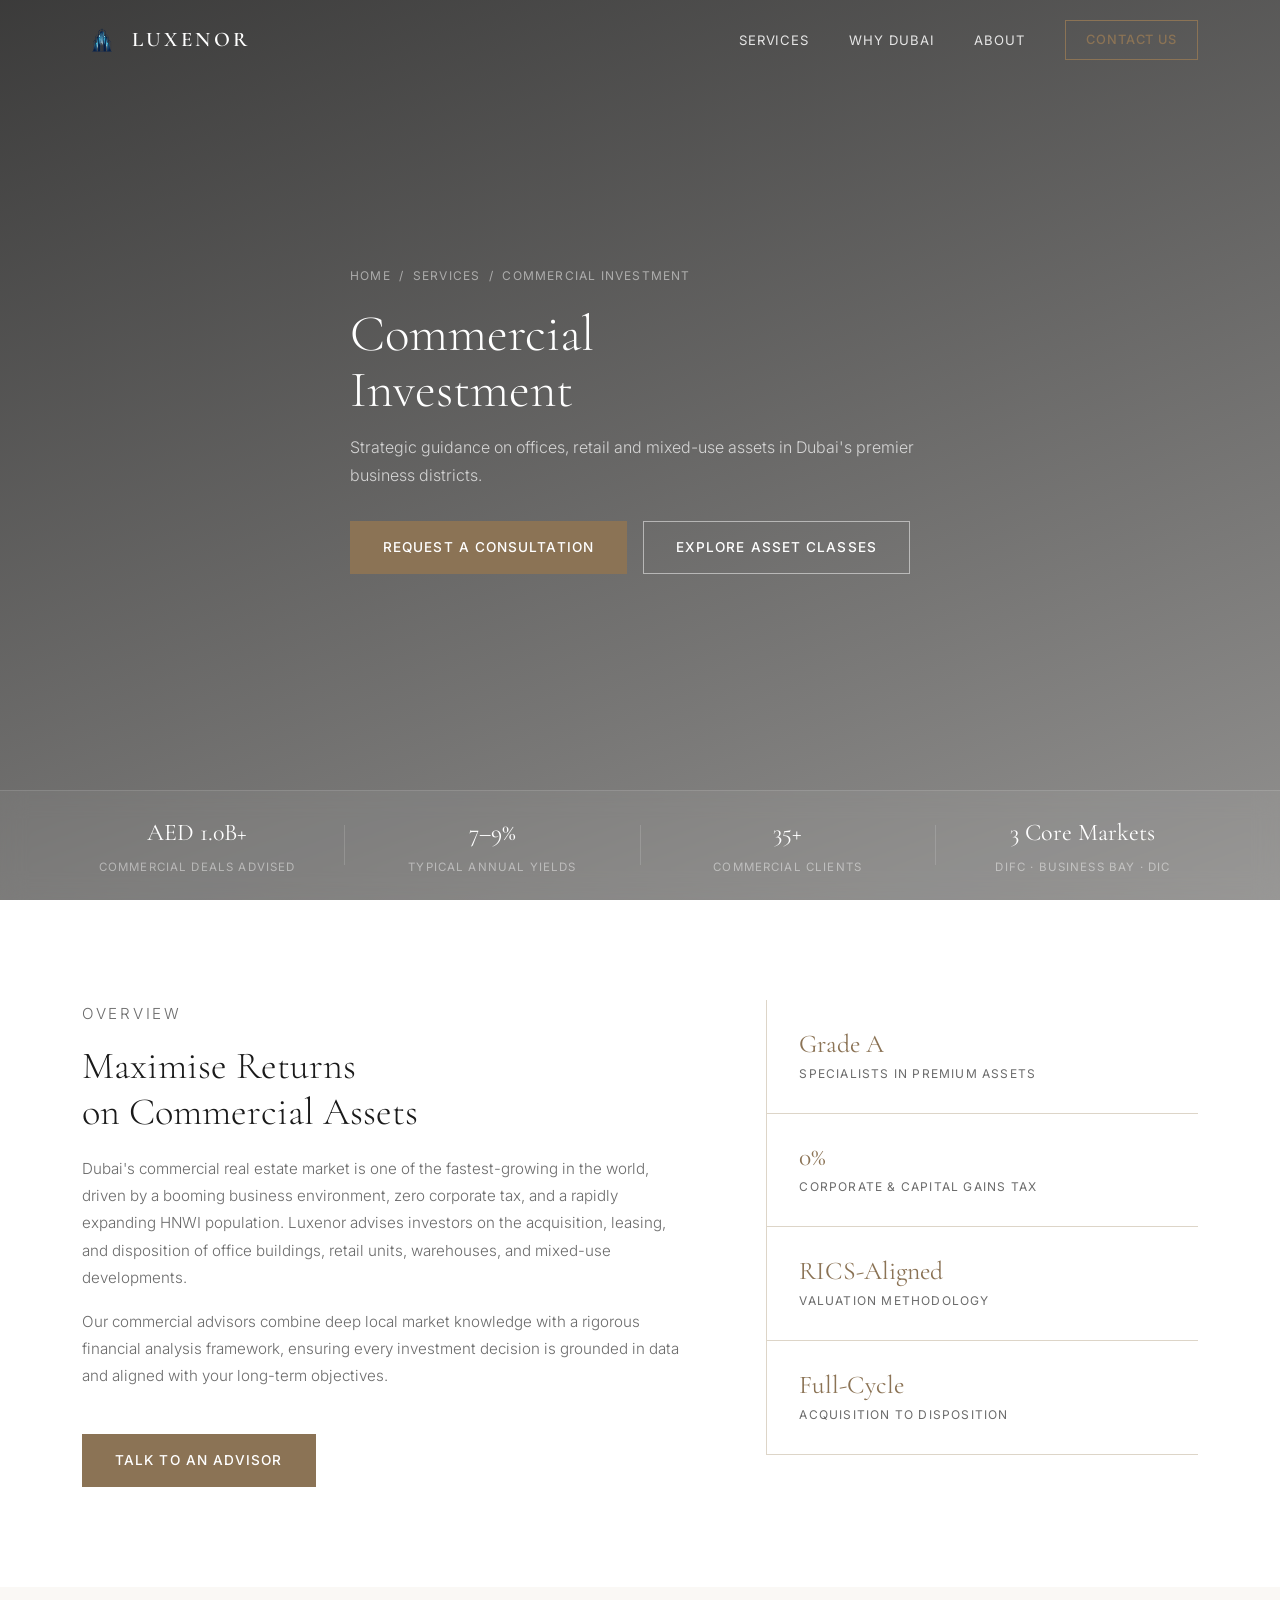
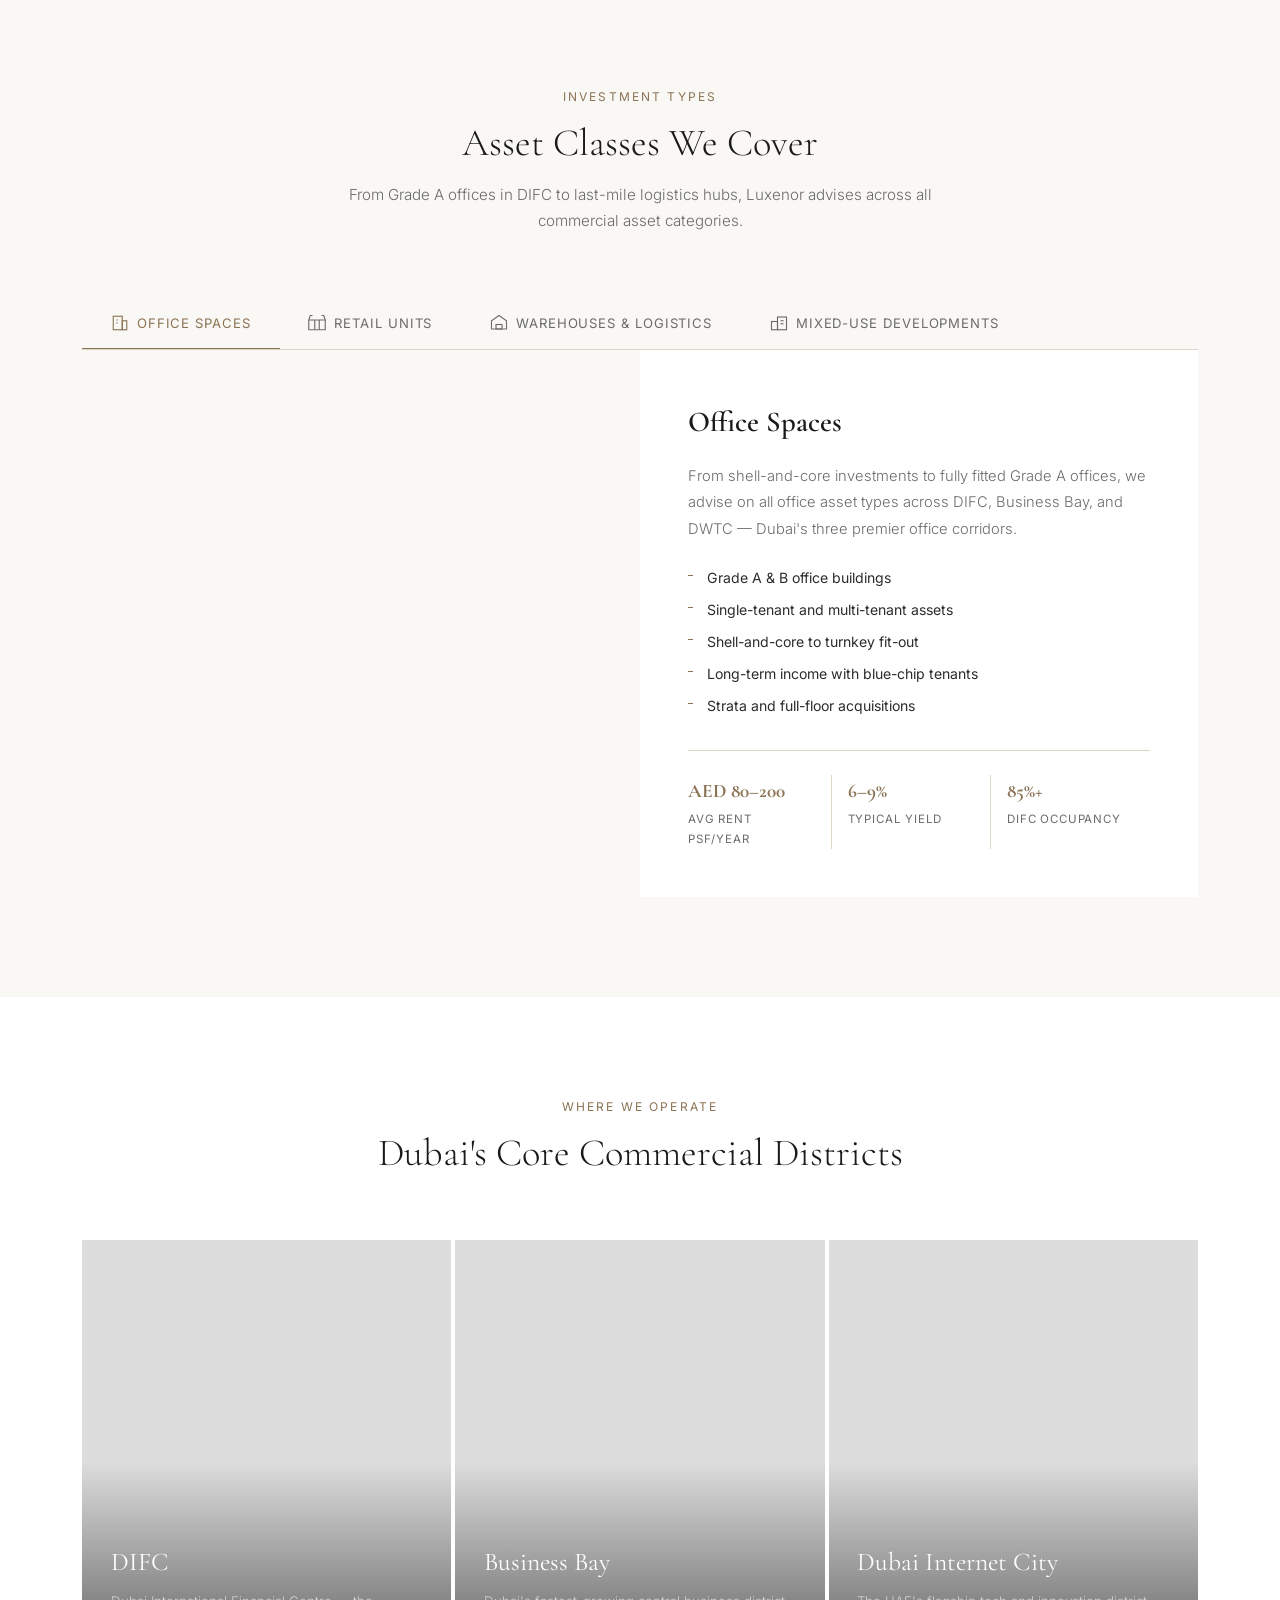
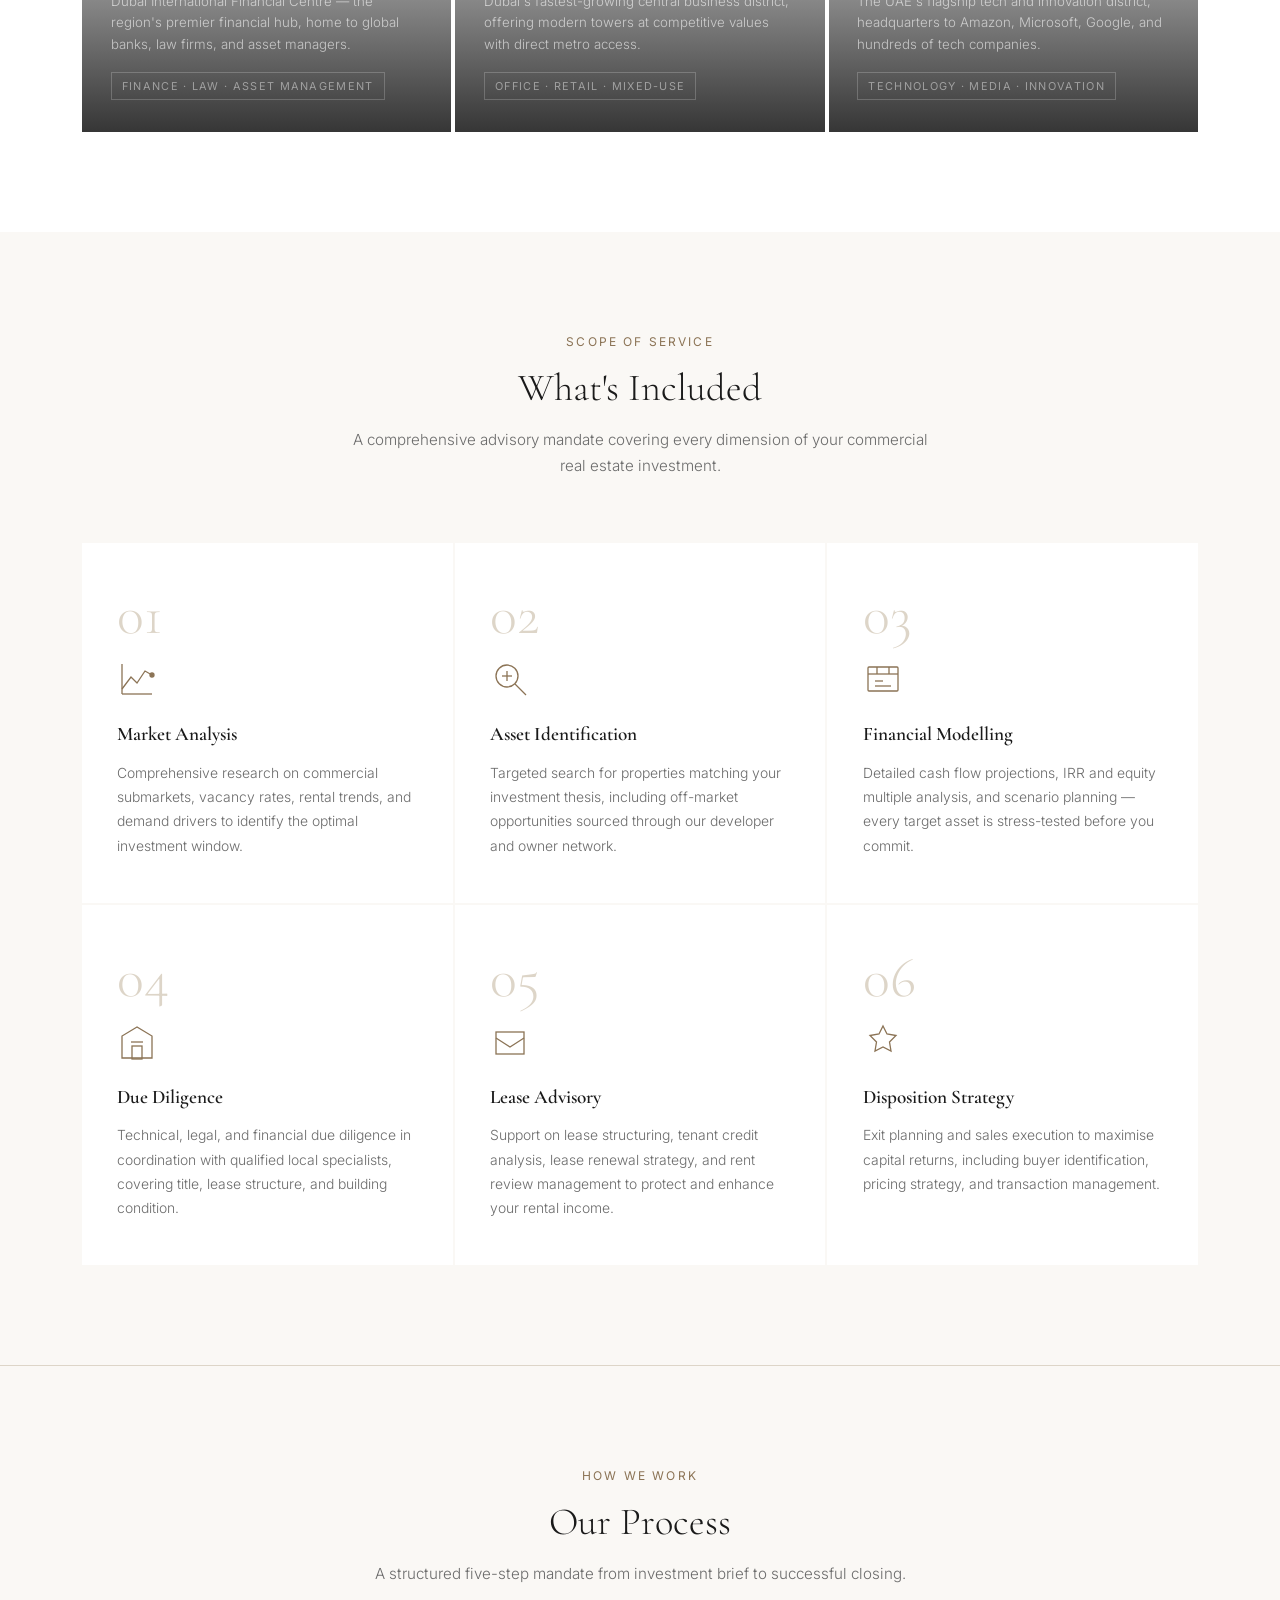
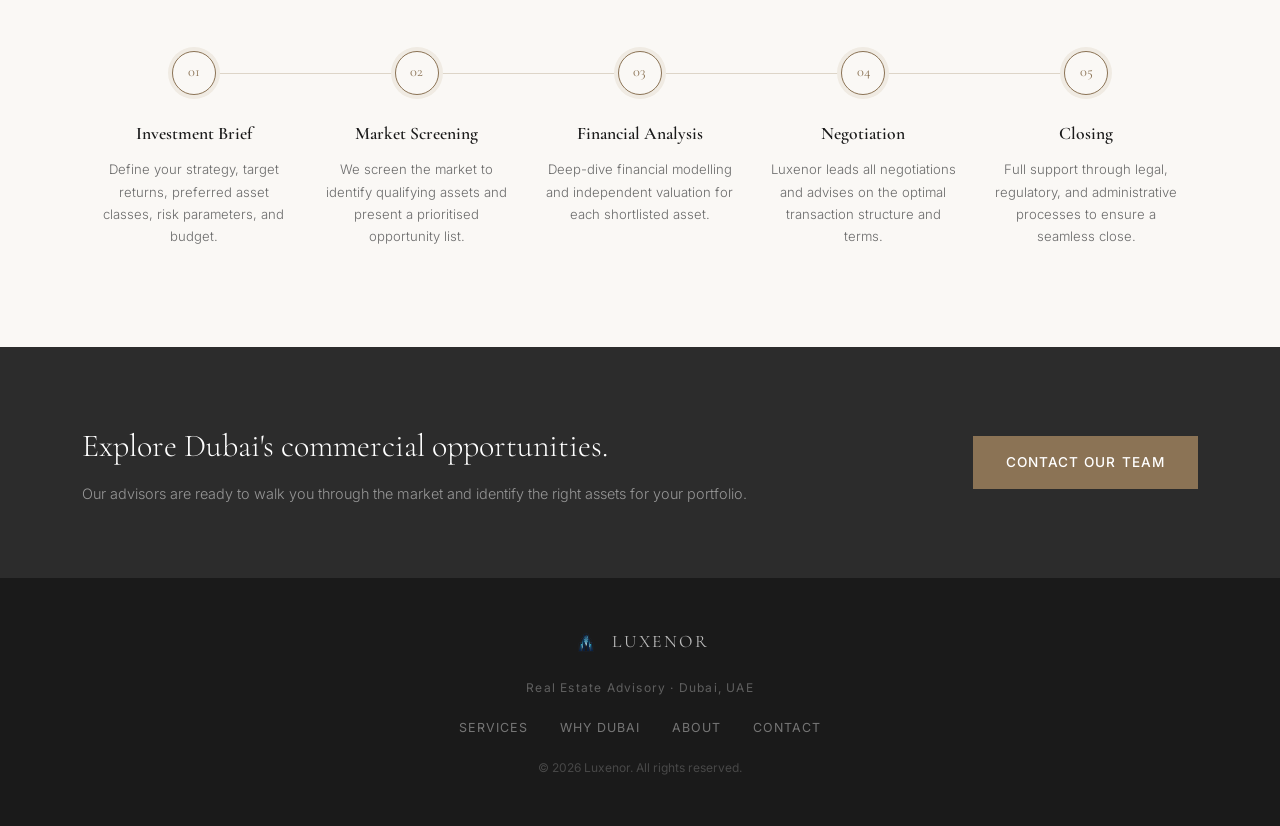
<file: commercial.html>
<!DOCTYPE html>
<html lang="en">
<head>
  <meta charset="UTF-8" />
  <meta name="viewport" content="width=device-width, initial-scale=1.0" />
  <title>Commercial Investment — Luxenor · Dubai</title>
  <link rel="stylesheet" href="style.css" />
  <link rel="stylesheet" href="commercial.css" />
  <link href="https://fonts.googleapis.com/css2?family=Cormorant+Garamond:wght@300;400;600&family=Inter:wght@300;400;500&display=swap" rel="stylesheet" />
</head>
<body>
  <header class="navbar scrolled" id="navbar">
    <div class="container nav-inner">
      <a href="index.html" class="logo-link">
        <img src="logo_luxenor_1_-removebg-preview.png" alt="Luxenor Logo" class="logo-img" />
        <span class="logo-text">LUXENOR</span>
      </a>
      <nav class="nav-links" id="navLinks">
        <a href="index.html#services">Services</a>
        <a href="index.html#why-dubai">Why Dubai</a>
        <a href="index.html#about">About</a>
        <a href="index.html#contact" class="btn-nav">Contact Us</a>
      </nav>
      <button class="burger" id="burger" aria-label="Menu">
        <span></span><span></span><span></span>
      </button>
    </div>
  </header>

  <!-- HERO -->
  <section class="svc-hero com-hero" style="background-image:url('https://images.unsplash.com/photo-1497366216548-37526070297c?w=1800&q=80')">
    <div class="hero-overlay com-hero-overlay"></div>
    <div class="container svc-hero-content">
      <p class="svc-breadcrumb"><a href="index.html">Home</a> &nbsp;/&nbsp; <a href="index.html#services">Services</a> &nbsp;/&nbsp; Commercial Investment</p>
      <h1 class="hero-title">Commercial<br/>Investment</h1>
      <p class="svc-hero-sub">Strategic guidance on offices, retail and mixed-use assets in Dubai's premier business districts.</p>
      <div style="display:flex;gap:1rem;flex-wrap:wrap;margin-top:2rem">
        <a href="index.html#contact" class="btn-primary">Request a Consultation</a>
        <a href="#asset-classes" class="btn-ghost">Explore Asset Classes</a>
      </div>
    </div>
    <!-- Animated stats bar inside hero -->
    <div class="hero-stats-bar">
      <div class="container hero-stats-inner">
        <div class="hero-stat">
          <span class="counter" data-target="1" data-prefix="AED " data-suffix="B+" data-float="1">AED 1B+</span>
          <span>Commercial Deals Advised</span>
        </div>
        <div class="hero-stat-div"></div>
        <div class="hero-stat">
          <span class="counter" data-target="7" data-suffix="–9%" data-float="0">7–9%</span>
          <span>Typical Annual Yields</span>
        </div>
        <div class="hero-stat-div"></div>
        <div class="hero-stat">
          <span class="counter" data-target="35" data-suffix="+" data-float="0">35+</span>
          <span>Commercial Clients</span>
        </div>
        <div class="hero-stat-div"></div>
        <div class="hero-stat">
          <span class="counter" data-target="3" data-suffix=" Core Markets" data-float="0">3 Core Markets</span>
          <span>DIFC · Business Bay · DIC</span>
        </div>
      </div>
    </div>
  </section>

  <!-- OVERVIEW -->
  <section class="svc-overview section">
    <div class="container svc-ov-inner">
      <div class="svc-ov-text">
        <p class="section-eyebrow">Overview</p>
        <h2 class="section-title">Maximise Returns<br/>on Commercial Assets</h2>
        <p>Dubai's commercial real estate market is one of the fastest-growing in the world, driven by a booming business environment, zero corporate tax, and a rapidly expanding HNWI population. Luxenor advises investors on the acquisition, leasing, and disposition of office buildings, retail units, warehouses, and mixed-use developments.</p>
        <p>Our commercial advisors combine deep local market knowledge with a rigorous financial analysis framework, ensuring every investment decision is grounded in data and aligned with your long-term objectives.</p>
        <a href="index.html#contact" class="btn-primary" style="margin-top:1.8rem;display:inline-block">Talk to an Advisor</a>
      </div>
      <div class="svc-ov-facts">
        <div class="svc-fact"><span class="fact-num">Grade A</span><span class="fact-label">Specialists in Premium Assets</span></div>
        <div class="svc-fact"><span class="fact-num">0%</span><span class="fact-label">Corporate &amp; Capital Gains Tax</span></div>
        <div class="svc-fact"><span class="fact-num">RICS-Aligned</span><span class="fact-label">Valuation Methodology</span></div>
        <div class="svc-fact"><span class="fact-num">Full-Cycle</span><span class="fact-label">Acquisition to Disposition</span></div>
      </div>
    </div>
  </section>

  <!-- ASSET CLASSES — Tab System -->
  <section class="asset-section section" id="asset-classes">
    <div class="container">
      <div class="section-header">
        <p class="section-eyebrow">Investment Types</p>
        <h2 class="section-title">Asset Classes We Cover</h2>
        <p class="section-desc">From Grade A offices in DIFC to last-mile logistics hubs, Luxenor advises across all commercial asset categories.</p>
      </div>
      <div class="asset-tabs">
        <div class="tab-nav">
          <button class="tab-btn active" data-tab="office">
            <svg width="18" height="18" viewBox="0 0 24 24" fill="none" stroke="currentColor" stroke-width="1.5"><rect x="3" y="3" width="12" height="18"/><rect x="15" y="9" width="6" height="12"/><line x1="7" y1="8" x2="9" y2="8"/><line x1="7" y1="12" x2="9" y2="12"/></svg>
            Office Spaces
          </button>
          <button class="tab-btn" data-tab="retail">
            <svg width="18" height="18" viewBox="0 0 24 24" fill="none" stroke="currentColor" stroke-width="1.5"><path d="M6 2H3L1 8h22l-2-6h-3"/><path d="M1 8v13h22V8"/><line x1="9" y1="8" x2="9" y2="21"/><line x1="15" y1="8" x2="15" y2="21"/></svg>
            Retail Units
          </button>
          <button class="tab-btn" data-tab="warehouse">
            <svg width="18" height="18" viewBox="0 0 24 24" fill="none" stroke="currentColor" stroke-width="1.5"><path d="M2 20V9l10-7 10 7v11H2z"/><rect x="8" y="14" width="8" height="6"/></svg>
            Warehouses &amp; Logistics
          </button>
          <button class="tab-btn" data-tab="mixed">
            <svg width="18" height="18" viewBox="0 0 24 24" fill="none" stroke="currentColor" stroke-width="1.5"><rect x="2" y="10" width="8" height="11"/><rect x="10" y="4" width="12" height="17"/><line x1="14" y1="9" x2="18" y2="9"/><line x1="14" y1="13" x2="18" y2="13"/></svg>
            Mixed-Use Developments
          </button>
        </div>
        <div class="tab-content">
          <div class="tab-panel active" id="tab-office">
            <div class="tab-image" style="background-image:url('https://images.unsplash.com/photo-1522071820081-009f0129c71c?w=900&q=80')"></div>
            <div class="tab-info">
              <h3>Office Spaces</h3>
              <p>From shell-and-core investments to fully fitted Grade A offices, we advise on all office asset types across DIFC, Business Bay, and DWTC — Dubai's three premier office corridors.</p>
              <ul class="tab-features">
                <li>Grade A &amp; B office buildings</li>
                <li>Single-tenant and multi-tenant assets</li>
                <li>Shell-and-core to turnkey fit-out</li>
                <li>Long-term income with blue-chip tenants</li>
                <li>Strata and full-floor acquisitions</li>
              </ul>
              <div class="tab-stat-row">
                <div><strong>AED 80–200</strong><span>Avg rent psf/year</span></div>
                <div><strong>6–9%</strong><span>Typical yield</span></div>
                <div><strong>85%+</strong><span>DIFC occupancy</span></div>
              </div>
            </div>
          </div>
          <div class="tab-panel" id="tab-retail">
            <div class="tab-image" style="background-image:url('https://images.unsplash.com/photo-1555529771-7888783a18d3?w=900&q=80')"></div>
            <div class="tab-info">
              <h3>Retail Units</h3>
              <p>Dubai's retail sector remains one of the most resilient globally. We advise on high-street units, mall units, F&amp;B spaces, and flagship showrooms in the UAE's most visited retail destinations.</p>
              <ul class="tab-features">
                <li>High-street retail on Sheikh Zayed Road</li>
                <li>Mall units in Dubai Mall, Mall of Emirates</li>
                <li>F&amp;B and experiential retail spaces</li>
                <li>Showrooms and flagship stores</li>
                <li>Retail parks and neighbourhood centres</li>
              </ul>
              <div class="tab-stat-row">
                <div><strong>200M+</strong><span>Annual mall visitors</span></div>
                <div><strong>7–10%</strong><span>Retail yield range</span></div>
                <div><strong>#1</strong><span>MENA retail market</span></div>
              </div>
            </div>
          </div>
          <div class="tab-panel" id="tab-warehouse">
            <div class="tab-image" style="background-image:url('https://images.unsplash.com/photo-1586528116311-ad8dd3c8310d?w=900&q=80')"></div>
            <div class="tab-info">
              <h3>Warehouses &amp; Logistics</h3>
              <p>Dubai's strategic position as a global trade hub makes logistics and industrial assets among the strongest-performing in the region. We advise on warehouses, cold storage, and last-mile facilities in Jebel Ali and DIP.</p>
              <ul class="tab-features">
                <li>Distribution warehouses (5,000–100,000 sqft)</li>
                <li>Cold-chain and temperature-controlled units</li>
                <li>Last-mile urban logistics facilities</li>
                <li>Jebel Ali Free Zone assets</li>
                <li>Industrial land in designated zones</li>
              </ul>
              <div class="tab-stat-row">
                <div><strong>9–12%</strong><span>Industrial yield</span></div>
                <div><strong>97%</strong><span>Jebel Ali occupancy</span></div>
                <div><strong>+15%</strong><span>YoY rent growth</span></div>
              </div>
            </div>
          </div>
          <div class="tab-panel" id="tab-mixed">
            <div class="tab-image" style="background-image:url('https://images.unsplash.com/photo-1486406146926-c627a92ad1ab?w=900&q=80')"></div>
            <div class="tab-info">
              <h3>Mixed-Use Developments</h3>
              <p>Mixed-use assets — combining residential, office, retail, and hospitality — are at the heart of Dubai's masterplan districts. These complex assets offer diversified income streams and long-term capital appreciation.</p>
              <ul class="tab-features">
                <li>Podium retail + residential towers</li>
                <li>Office and hotel complexes</li>
                <li>Live-work-play community assets</li>
                <li>Off-plan masterplan acquisitions</li>
                <li>JV structuring with developers</li>
              </ul>
              <div class="tab-stat-row">
                <div><strong>Diversified</strong><span>Income streams</span></div>
                <div><strong>Long-term</strong><span>Capital growth</span></div>
                <div><strong>Premium</strong><span>Location assets</span></div>
              </div>
            </div>
          </div>
        </div>
      </div>
    </div>
  </section>

  <!-- KEY MARKETS -->
  <section class="com-markets section">
    <div class="container">
      <div class="section-header">
        <p class="section-eyebrow">Where We Operate</p>
        <h2 class="section-title">Dubai's Core Commercial Districts</h2>
      </div>
      <div class="markets-strip">
        <div class="market-card" style="background-image:url('https://images.unsplash.com/photo-1560179707-f14e90ef3623?w=900&q=80')">
          <div class="market-overlay"></div>
          <div class="market-body">
            <h3>DIFC</h3>
            <p>Dubai International Financial Centre — the region's premier financial hub, home to global banks, law firms, and asset managers.</p>
            <span class="market-tag">Finance · Law · Asset Management</span>
          </div>
        </div>
        <div class="market-card" style="background-image:url('https://images.unsplash.com/photo-1504307651254-35680f356dfd?w=900&q=80')">
          <div class="market-overlay"></div>
          <div class="market-body">
            <h3>Business Bay</h3>
            <p>Dubai's fastest-growing central business district, offering modern towers at competitive values with direct metro access.</p>
            <span class="market-tag">Office · Retail · Mixed-Use</span>
          </div>
        </div>
        <div class="market-card" style="background-image:url('https://images.unsplash.com/photo-1497366811353-6870744d04b2?w=900&q=80')">
          <div class="market-overlay"></div>
          <div class="market-body">
            <h3>Dubai Internet City</h3>
            <p>The UAE's flagship tech and innovation district, headquarters to Amazon, Microsoft, Google, and hundreds of tech companies.</p>
            <span class="market-tag">Technology · Media · Innovation</span>
          </div>
        </div>
      </div>
    </div>
  </section>

  <!-- WHAT'S INCLUDED — icon grid (no images, more corporate) -->
  <section class="com-includes section">
    <div class="container">
      <div class="section-header">
        <p class="section-eyebrow">Scope of Service</p>
        <h2 class="section-title">What's Included</h2>
        <p class="section-desc">A comprehensive advisory mandate covering every dimension of your commercial real estate investment.</p>
      </div>
      <div class="com-grid">
        <div class="com-card">
          <div class="com-card-num">01</div>
          <svg class="com-card-icon" viewBox="0 0 40 40" fill="none" stroke="#8B7355" stroke-width="1.3"><polyline points="5,30 14,18 20,24 28,12 35,16"/><circle cx="35" cy="16" r="2" fill="#8B7355"/><line x1="5" y1="5" x2="5" y2="35"/><line x1="5" y1="35" x2="35" y2="35"/></svg>
          <h4>Market Analysis</h4>
          <p>Comprehensive research on commercial submarkets, vacancy rates, rental trends, and demand drivers to identify the optimal investment window.</p>
        </div>
        <div class="com-card">
          <div class="com-card-num">02</div>
          <svg class="com-card-icon" viewBox="0 0 40 40" fill="none" stroke="#8B7355" stroke-width="1.3"><circle cx="17" cy="17" r="11"/><line x1="25" y1="25" x2="36" y2="36"/><line x1="12" y1="17" x2="22" y2="17"/><line x1="17" y1="12" x2="17" y2="22"/></svg>
          <h4>Asset Identification</h4>
          <p>Targeted search for properties matching your investment thesis, including off-market opportunities sourced through our developer and owner network.</p>
        </div>
        <div class="com-card">
          <div class="com-card-num">03</div>
          <svg class="com-card-icon" viewBox="0 0 40 40" fill="none" stroke="#8B7355" stroke-width="1.3"><rect x="5" y="8" width="30" height="24" rx="1"/><line x1="5" y1="15" x2="35" y2="15"/><line x1="14" y1="8" x2="14" y2="15"/><line x1="26" y1="8" x2="26" y2="15"/><line x1="12" y1="22" x2="20" y2="22"/><line x1="12" y1="27" x2="28" y2="27"/></svg>
          <h4>Financial Modelling</h4>
          <p>Detailed cash flow projections, IRR and equity multiple analysis, and scenario planning — every target asset is stress-tested before you commit.</p>
        </div>
        <div class="com-card">
          <div class="com-card-num">04</div>
          <svg class="com-card-icon" viewBox="0 0 40 40" fill="none" stroke="#8B7355" stroke-width="1.3"><path d="M20 5L5 14v22h30V14z"/><rect x="15" y="24" width="10" height="13"/><line x1="14" y1="20" x2="26" y2="20"/></svg>
          <h4>Due Diligence</h4>
          <p>Technical, legal, and financial due diligence in coordination with qualified local specialists, covering title, lease structure, and building condition.</p>
        </div>
        <div class="com-card">
          <div class="com-card-num">05</div>
          <svg class="com-card-icon" viewBox="0 0 40 40" fill="none" stroke="#8B7355" stroke-width="1.3"><rect x="6" y="10" width="28" height="22"/><path d="M6 16l14 9 14-9"/></svg>
          <h4>Lease Advisory</h4>
          <p>Support on lease structuring, tenant credit analysis, lease renewal strategy, and rent review management to protect and enhance your rental income.</p>
        </div>
        <div class="com-card">
          <div class="com-card-num">06</div>
          <svg class="com-card-icon" viewBox="0 0 40 40" fill="none" stroke="#8B7355" stroke-width="1.3"><path d="M20 4l4 8 9 1.5-6.5 6.5 1.5 9L20 25l-8 4 1.5-9L7 13.5 16 12z"/></svg>
          <h4>Disposition Strategy</h4>
          <p>Exit planning and sales execution to maximise capital returns, including buyer identification, pricing strategy, and transaction management.</p>
        </div>
      </div>
    </div>
  </section>

  <!-- OUR PROCESS — horizontal stepper -->
  <section class="com-process section">
    <div class="container">
      <div class="section-header">
        <p class="section-eyebrow">How We Work</p>
        <h2 class="section-title">Our Process</h2>
        <p class="section-desc">A structured five-step mandate from investment brief to successful closing.</p>
      </div>
      <div class="h-stepper">
        <div class="h-line"></div>
        <div class="h-step">
          <div class="h-dot"><span>01</span></div>
          <div class="h-step-body">
            <h4>Investment Brief</h4>
            <p>Define your strategy, target returns, preferred asset classes, risk parameters, and budget.</p>
          </div>
        </div>
        <div class="h-step">
          <div class="h-dot"><span>02</span></div>
          <div class="h-step-body">
            <h4>Market Screening</h4>
            <p>We screen the market to identify qualifying assets and present a prioritised opportunity list.</p>
          </div>
        </div>
        <div class="h-step">
          <div class="h-dot"><span>03</span></div>
          <div class="h-step-body">
            <h4>Financial Analysis</h4>
            <p>Deep-dive financial modelling and independent valuation for each shortlisted asset.</p>
          </div>
        </div>
        <div class="h-step">
          <div class="h-dot"><span>04</span></div>
          <div class="h-step-body">
            <h4>Negotiation</h4>
            <p>Luxenor leads all negotiations and advises on the optimal transaction structure and terms.</p>
          </div>
        </div>
        <div class="h-step">
          <div class="h-dot"><span>05</span></div>
          <div class="h-step-body">
            <h4>Closing</h4>
            <p>Full support through legal, regulatory, and administrative processes to ensure a seamless close.</p>
          </div>
        </div>
      </div>
    </div>
  </section>

  <!-- CTA BAND -->
  <section class="cta-band">
    <div class="container cta-inner">
      <div>
        <h2>Explore Dubai's commercial opportunities.</h2>
        <p>Our advisors are ready to walk you through the market and identify the right assets for your portfolio.</p>
      </div>
      <a href="index.html#contact" class="btn-primary">Contact Our Team</a>
    </div>
  </section>

  <footer class="footer">
    <div class="container footer-inner">
      <div class="footer-brand">
        <img src="logo_luxenor_1_-removebg-preview.png" alt="Luxenor" class="footer-logo" />
        <span>LUXENOR</span>
      </div>
      <p class="footer-tagline">Real Estate Advisory · Dubai, UAE</p>
      <nav class="footer-nav">
        <a href="index.html#services">Services</a>
        <a href="index.html#why-dubai">Why Dubai</a>
        <a href="index.html#about">About</a>
        <a href="index.html#contact">Contact</a>
      </nav>
      <p class="footer-copy">&copy; 2026 Luxenor. All rights reserved.</p>
    </div>
  </footer>
  <script src="script.js"></script>
  <script src="commercial.js"></script>
</body>
</html>
</file>
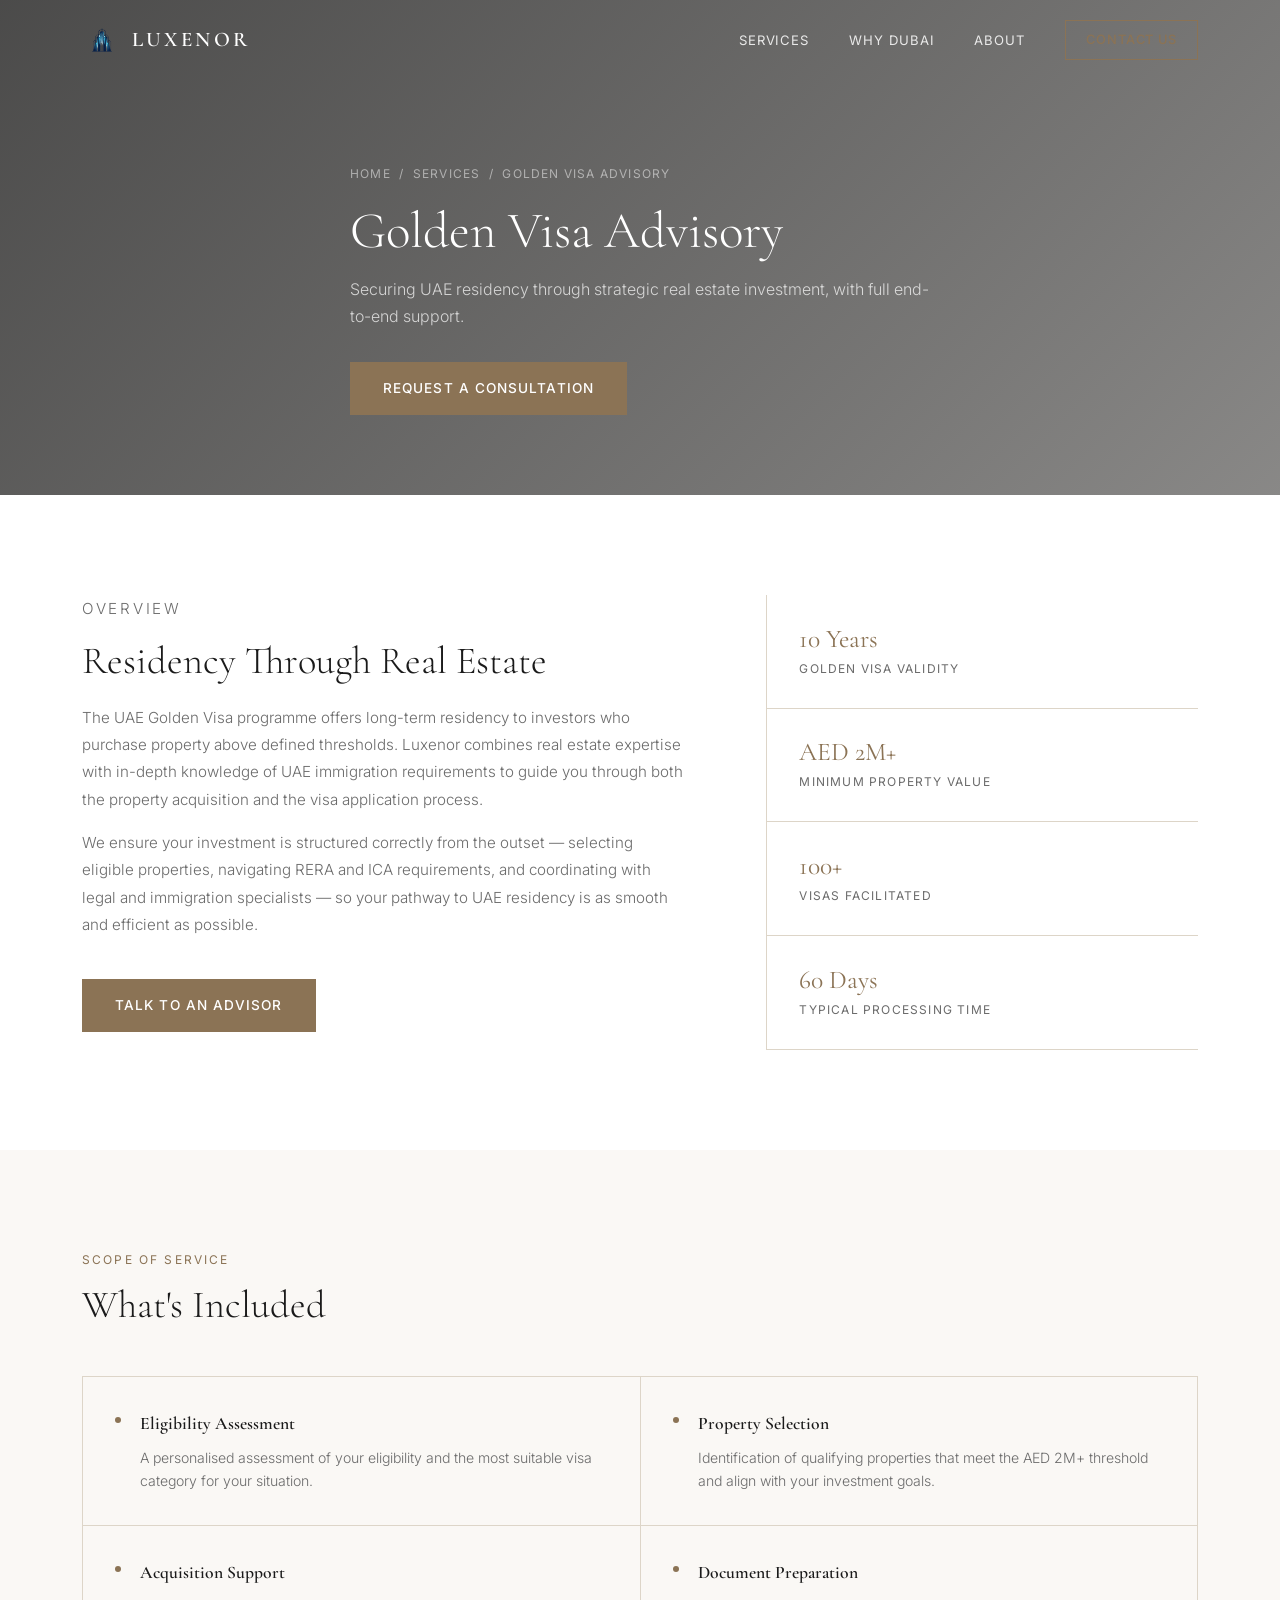
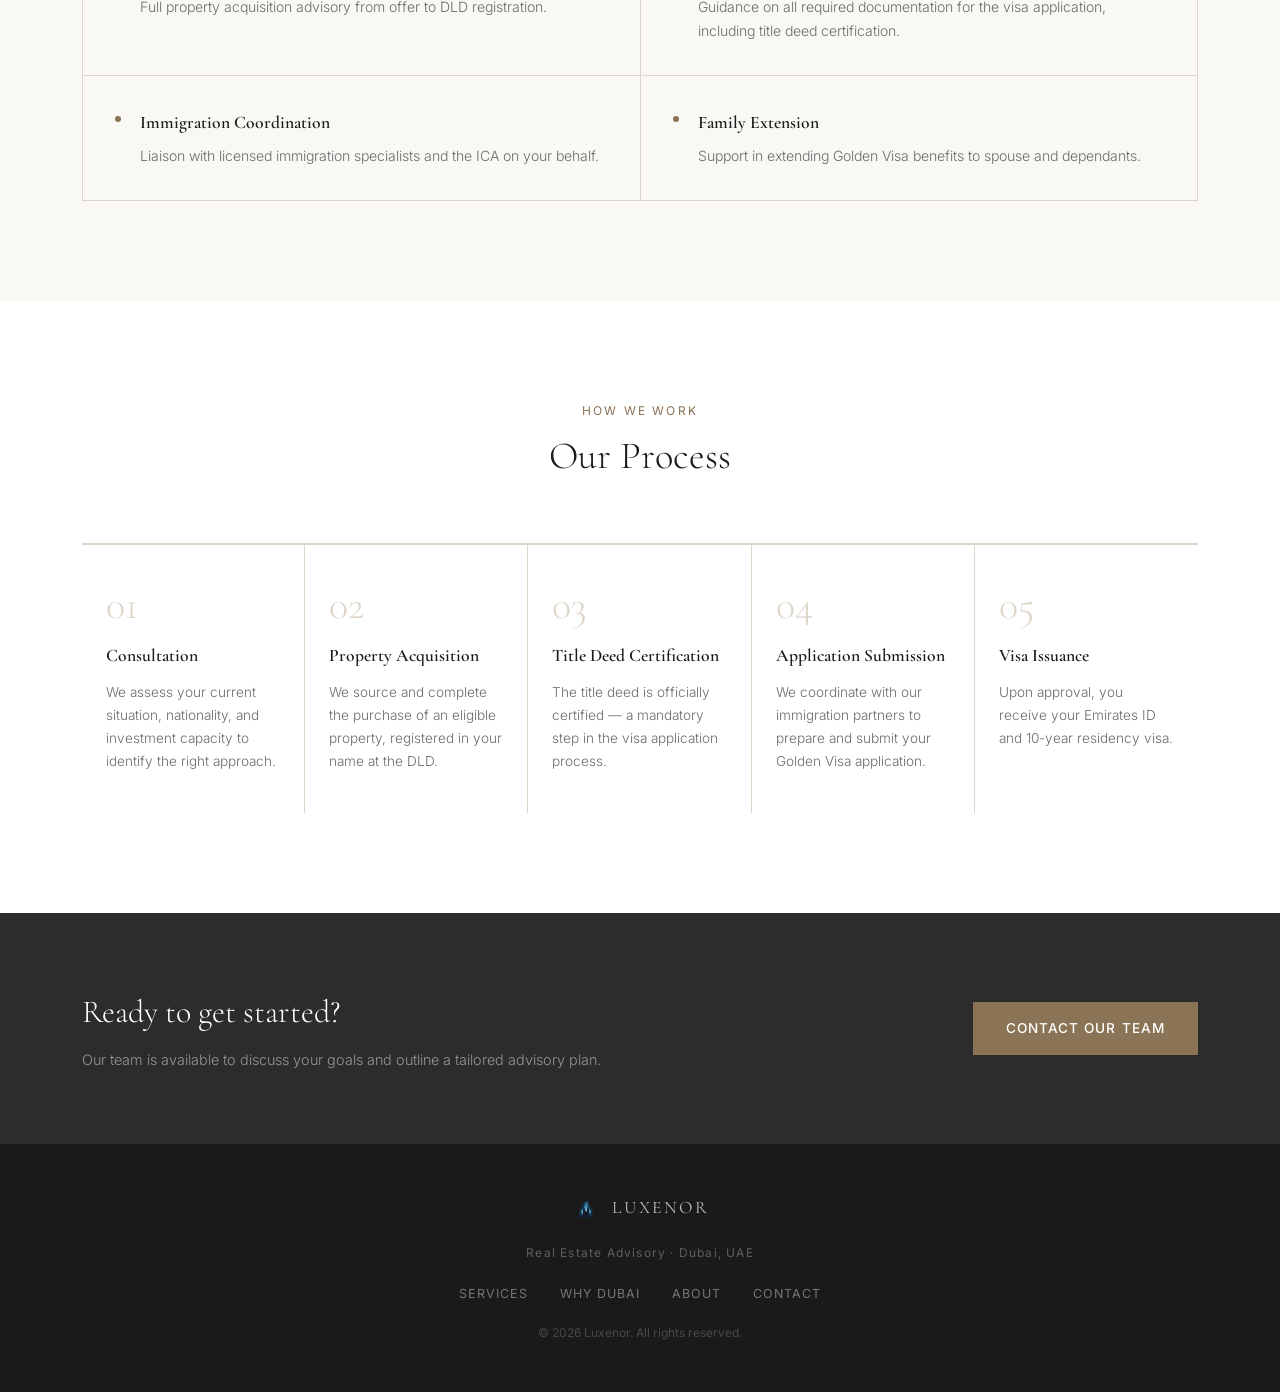
<file: golden-visa.html>
<!DOCTYPE html>
<html lang="en">
<head>
  <meta charset="UTF-8" />
  <meta name="viewport" content="width=device-width, initial-scale=1.0" />
  <title>Golden Visa Advisory — Luxenor · Dubai</title>
  <link rel="stylesheet" href="style.css" />
  <link href="https://fonts.googleapis.com/css2?family=Cormorant+Garamond:wght@300;400;600&family=Inter:wght@300;400;500&display=swap" rel="stylesheet" />
</head>
<body>
  <header class="navbar scrolled" id="navbar">
    <div class="container nav-inner">
      <a href="index.html" class="logo-link">
        <img src="logo_luxenor_1_-removebg-preview.png" alt="Luxenor Logo" class="logo-img" />
        <span class="logo-text">LUXENOR</span>
      </a>
      <nav class="nav-links" id="navLinks">
        <a href="index.html#services">Services</a>
        <a href="index.html#why-dubai">Why Dubai</a>
        <a href="index.html#about">About</a>
        <a href="index.html#contact" class="btn-nav">Contact Us</a>
      </nav>
      <button class="burger" id="burger" aria-label="Menu">
        <span></span><span></span><span></span>
      </button>
    </div>
  </header>

  <!-- SERVICE HERO -->
  <section class="svc-hero" style="background-image:url('https://images.unsplash.com/photo-1436491865332-7a61a109cc05?w=1800&q=80')">
    <div class="hero-overlay"></div>
    <div class="container svc-hero-content">
      <p class="svc-breadcrumb"><a href="index.html">Home</a> &nbsp;/&nbsp; <a href="index.html#services">Services</a> &nbsp;/&nbsp; Golden Visa Advisory</p>
      <h1 class="hero-title">Golden Visa Advisory</h1>
      <p class="svc-hero-sub">Securing UAE residency through strategic real estate investment, with full end-to-end support.</p>
      <a href="index.html#contact" class="btn-primary">Request a Consultation</a>
    </div>
  </section>

  <!-- OVERVIEW -->
  <section class="svc-overview section">
    <div class="container svc-ov-inner">
      <div class="svc-ov-text">
        <p class="section-eyebrow">Overview</p>
        <h2 class="section-title">Residency Through Real Estate</h2>
        <p>The UAE Golden Visa programme offers long-term residency to investors who purchase property above defined thresholds. Luxenor combines real estate expertise with in-depth knowledge of UAE immigration requirements to guide you through both the property acquisition and the visa application process.</p>
        <p>We ensure your investment is structured correctly from the outset — selecting eligible properties, navigating RERA and ICA requirements, and coordinating with legal and immigration specialists — so your pathway to UAE residency is as smooth and efficient as possible.</p>
        <a href="index.html#contact" class="btn-primary" style="margin-top:1.5rem;display:inline-block">Talk to an Advisor</a>
      </div>
      <div class="svc-ov-facts">
        <div class="svc-fact"><span class="fact-num">10 Years</span><span class="fact-label">Golden Visa Validity</span></div>
<div class="svc-fact"><span class="fact-num">AED 2M+</span><span class="fact-label">Minimum Property Value</span></div>
<div class="svc-fact"><span class="fact-num">100+</span><span class="fact-label">Visas Facilitated</span></div>
<div class="svc-fact"><span class="fact-num">60 Days</span><span class="fact-label">Typical Processing Time</span></div>
      </div>
    </div>
  </section>

  <!-- WHAT'S INCLUDED -->
  <section class="svc-includes section">
    <div class="container">
      <div class="section-header" style="text-align:left;max-width:none;margin-bottom:3rem">
        <p class="section-eyebrow">Scope of Service</p>
        <h2 class="section-title">What's Included</h2>
      </div>
      <div class="svc-includes-grid">
        <div class="svc-item"><div class="svc-item-dot"></div><div><h4>Eligibility Assessment</h4><p>A personalised assessment of your eligibility and the most suitable visa category for your situation.</p></div></div>
<div class="svc-item"><div class="svc-item-dot"></div><div><h4>Property Selection</h4><p>Identification of qualifying properties that meet the AED 2M+ threshold and align with your investment goals.</p></div></div>
<div class="svc-item"><div class="svc-item-dot"></div><div><h4>Acquisition Support</h4><p>Full property acquisition advisory from offer to DLD registration.</p></div></div>
<div class="svc-item"><div class="svc-item-dot"></div><div><h4>Document Preparation</h4><p>Guidance on all required documentation for the visa application, including title deed certification.</p></div></div>
<div class="svc-item"><div class="svc-item-dot"></div><div><h4>Immigration Coordination</h4><p>Liaison with licensed immigration specialists and the ICA on your behalf.</p></div></div>
<div class="svc-item"><div class="svc-item-dot"></div><div><h4>Family Extension</h4><p>Support in extending Golden Visa benefits to spouse and dependants.</p></div></div>
      </div>
    </div>
  </section>

  <!-- PROCESS -->
  <section class="svc-process section">
    <div class="container">
      <div class="section-header">
        <p class="section-eyebrow">How We Work</p>
        <h2 class="section-title">Our Process</h2>
      </div>
      <div class="process-steps">
        <div class="step"><span class="step-num">01</span><h3>Consultation</h3><p>We assess your current situation, nationality, and investment capacity to identify the right approach.</p></div>
<div class="step"><span class="step-num">02</span><h3>Property Acquisition</h3><p>We source and complete the purchase of an eligible property, registered in your name at the DLD.</p></div>
<div class="step"><span class="step-num">03</span><h3>Title Deed Certification</h3><p>The title deed is officially certified — a mandatory step in the visa application process.</p></div>
<div class="step"><span class="step-num">04</span><h3>Application Submission</h3><p>We coordinate with our immigration partners to prepare and submit your Golden Visa application.</p></div>
<div class="step"><span class="step-num">05</span><h3>Visa Issuance</h3><p>Upon approval, you receive your Emirates ID and 10-year residency visa.</p></div>
      </div>
    </div>
  </section>

  <!-- CTA BAND -->
  <section class="cta-band">
    <div class="container cta-inner">
      <div>
        <h2>Ready to get started?</h2>
        <p>Our team is available to discuss your goals and outline a tailored advisory plan.</p>
      </div>
      <a href="index.html#contact" class="btn-primary">Contact Our Team</a>
    </div>
  </section>

  <footer class="footer">
    <div class="container footer-inner">
      <div class="footer-brand">
        <img src="logo_luxenor_1_-removebg-preview.png" alt="Luxenor" class="footer-logo" />
        <span>LUXENOR</span>
      </div>
      <p class="footer-tagline">Real Estate Advisory · Dubai, UAE</p>
      <nav class="footer-nav">
        <a href="index.html#services">Services</a>
        <a href="index.html#why-dubai">Why Dubai</a>
        <a href="index.html#about">About</a>
        <a href="index.html#contact">Contact</a>
      </nav>
      <p class="footer-copy">&copy; 2026 Luxenor. All rights reserved.</p>
    </div>
  </footer>
  <script src="script.js"></script>
</body>
</html>
</file>
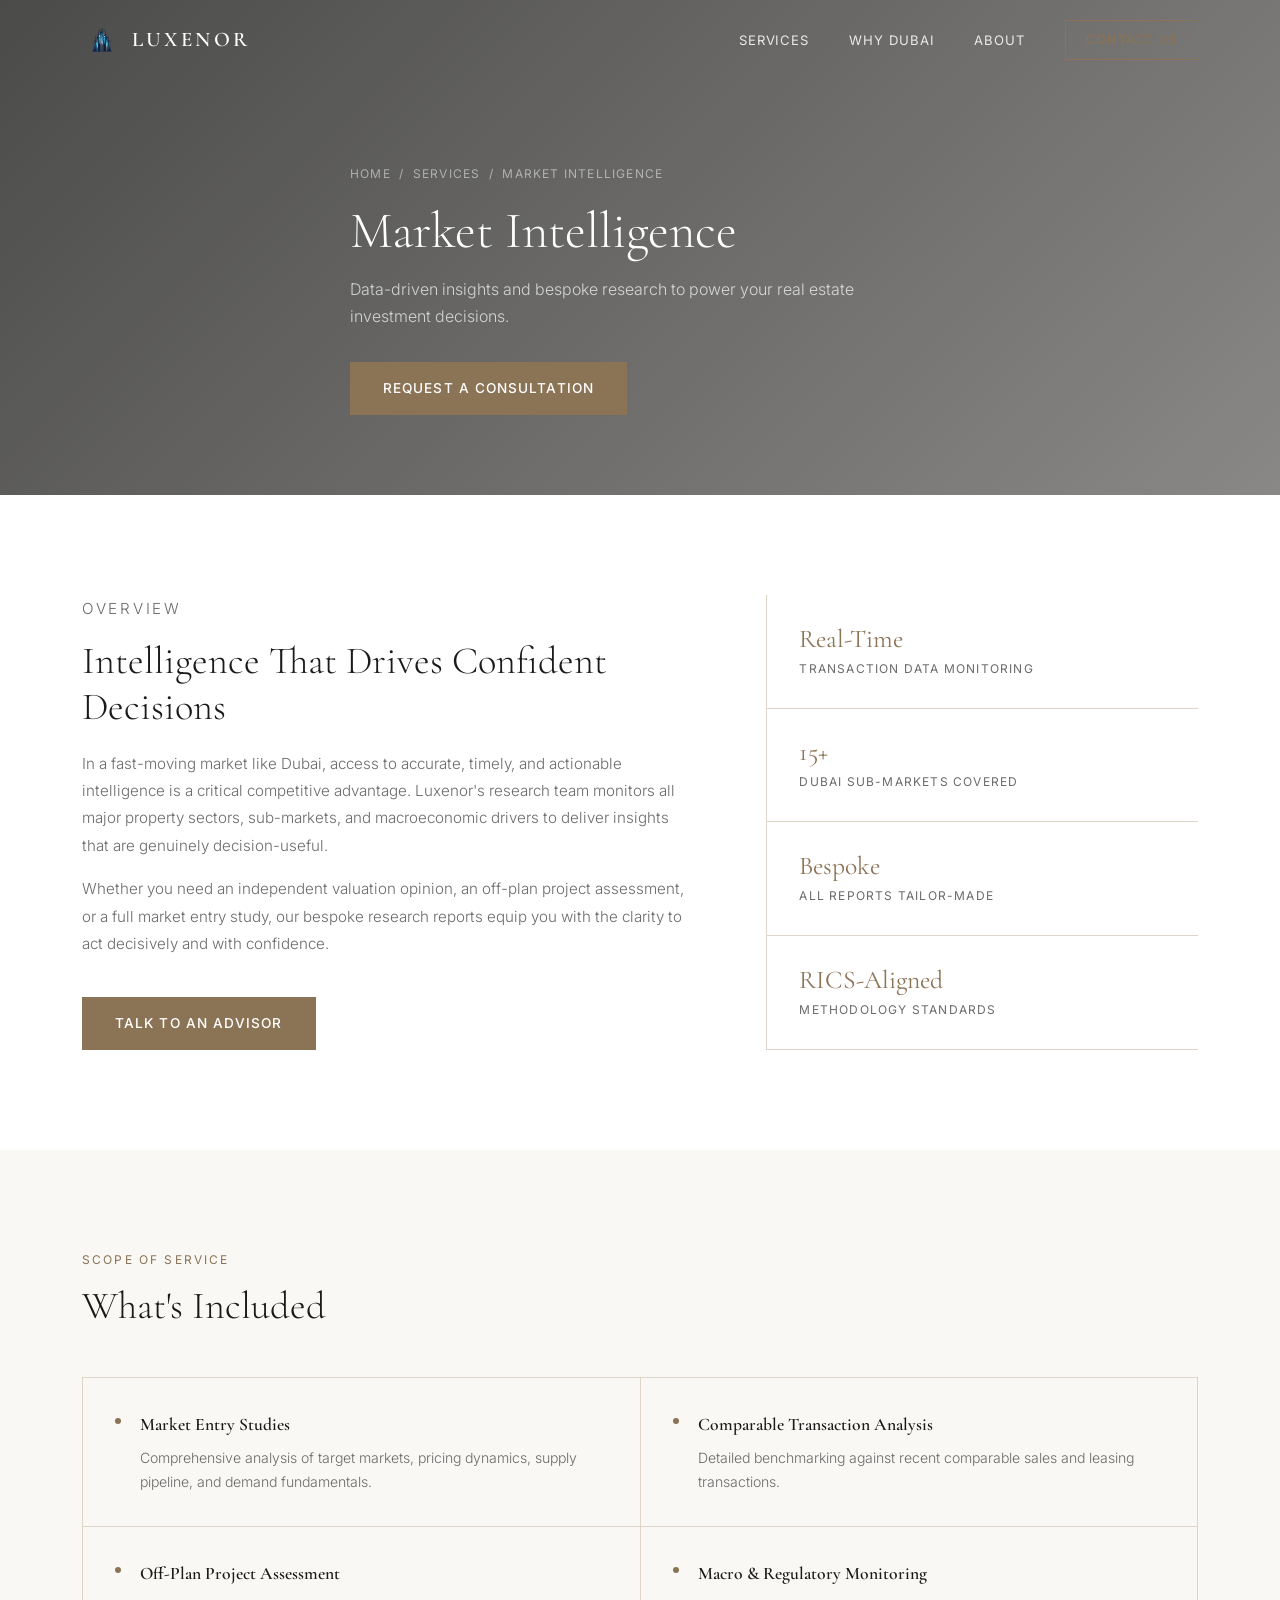
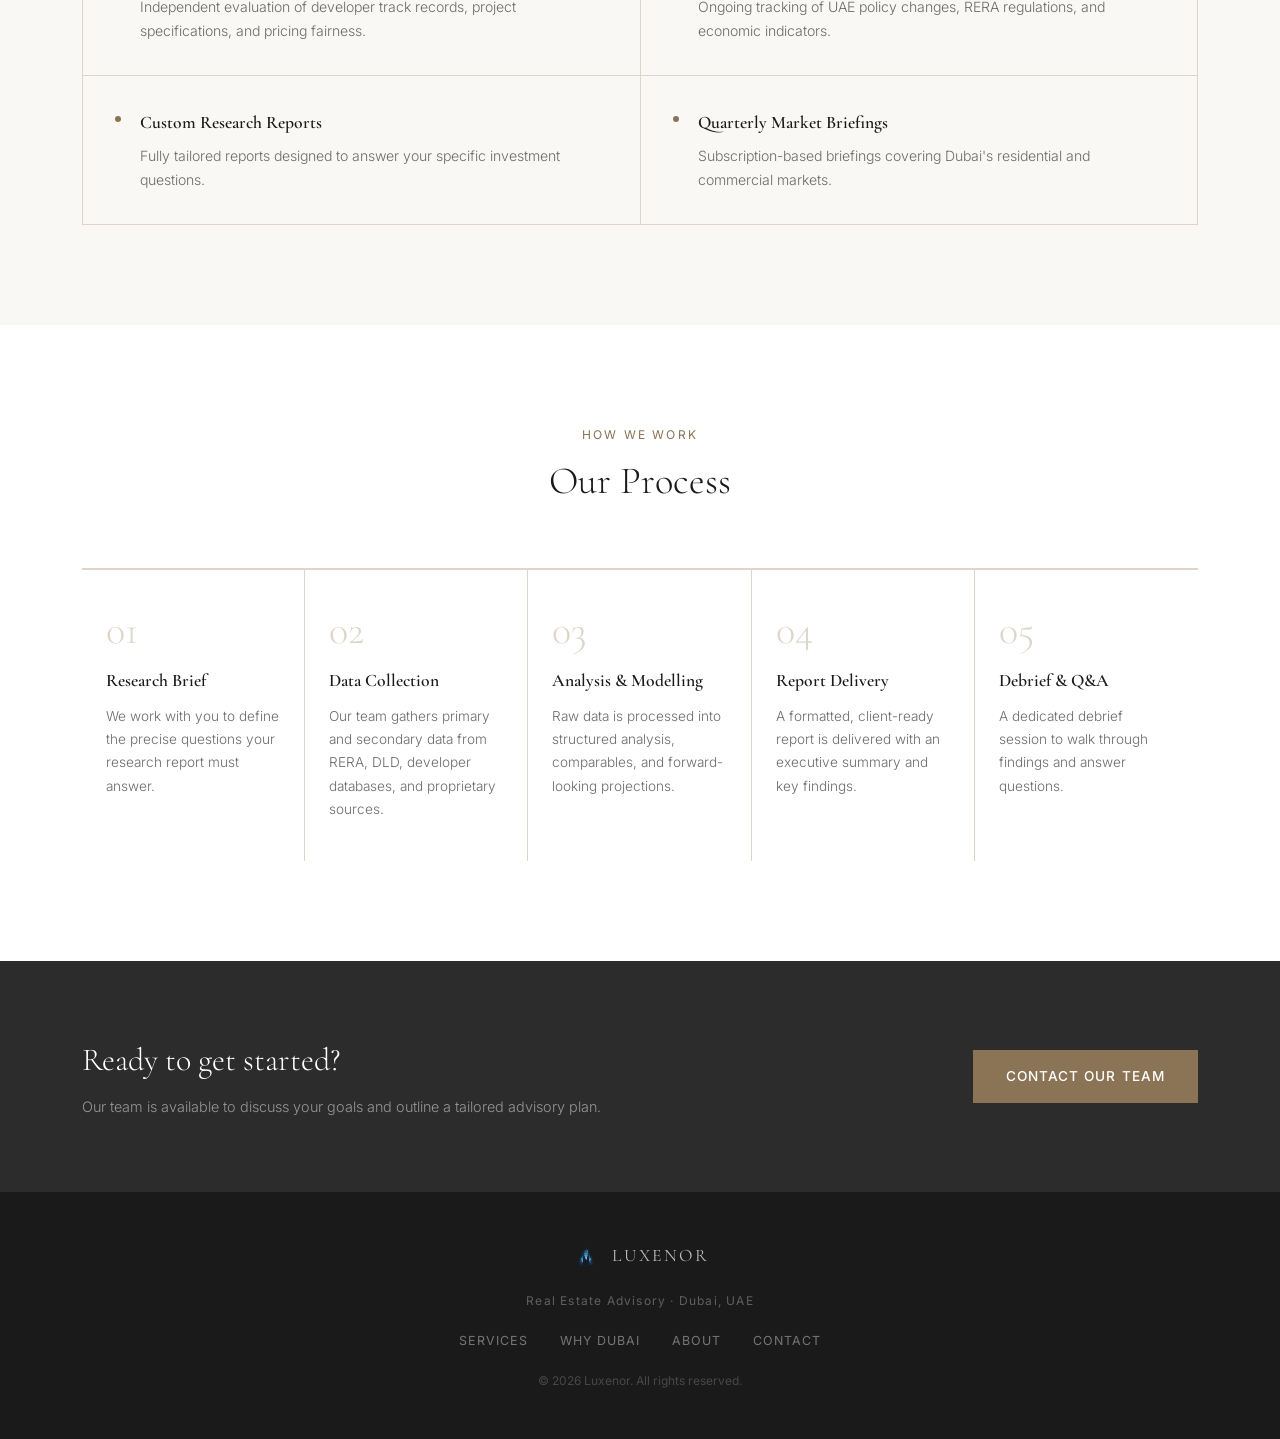
<file: market-intelligence.html>
<!DOCTYPE html>
<html lang="en">
<head>
  <meta charset="UTF-8" />
  <meta name="viewport" content="width=device-width, initial-scale=1.0" />
  <title>Market Intelligence — Luxenor · Dubai</title>
  <link rel="stylesheet" href="style.css" />
  <link href="https://fonts.googleapis.com/css2?family=Cormorant+Garamond:wght@300;400;600&family=Inter:wght@300;400;500&display=swap" rel="stylesheet" />
</head>
<body>
  <header class="navbar scrolled" id="navbar">
    <div class="container nav-inner">
      <a href="index.html" class="logo-link">
        <img src="logo_luxenor_1_-removebg-preview.png" alt="Luxenor Logo" class="logo-img" />
        <span class="logo-text">LUXENOR</span>
      </a>
      <nav class="nav-links" id="navLinks">
        <a href="index.html#services">Services</a>
        <a href="index.html#why-dubai">Why Dubai</a>
        <a href="index.html#about">About</a>
        <a href="index.html#contact" class="btn-nav">Contact Us</a>
      </nav>
      <button class="burger" id="burger" aria-label="Menu">
        <span></span><span></span><span></span>
      </button>
    </div>
  </header>

  <!-- SERVICE HERO -->
  <section class="svc-hero" style="background-image:url('https://images.unsplash.com/photo-1477959858617-67f85cf4f1df?w=1800&q=80')">
    <div class="hero-overlay"></div>
    <div class="container svc-hero-content">
      <p class="svc-breadcrumb"><a href="index.html">Home</a> &nbsp;/&nbsp; <a href="index.html#services">Services</a> &nbsp;/&nbsp; Market Intelligence</p>
      <h1 class="hero-title">Market Intelligence</h1>
      <p class="svc-hero-sub">Data-driven insights and bespoke research to power your real estate investment decisions.</p>
      <a href="index.html#contact" class="btn-primary">Request a Consultation</a>
    </div>
  </section>

  <!-- OVERVIEW -->
  <section class="svc-overview section">
    <div class="container svc-ov-inner">
      <div class="svc-ov-text">
        <p class="section-eyebrow">Overview</p>
        <h2 class="section-title">Intelligence That Drives Confident Decisions</h2>
        <p>In a fast-moving market like Dubai, access to accurate, timely, and actionable intelligence is a critical competitive advantage. Luxenor's research team monitors all major property sectors, sub-markets, and macroeconomic drivers to deliver insights that are genuinely decision-useful.</p>
        <p>Whether you need an independent valuation opinion, an off-plan project assessment, or a full market entry study, our bespoke research reports equip you with the clarity to act decisively and with confidence.</p>
        <a href="index.html#contact" class="btn-primary" style="margin-top:1.5rem;display:inline-block">Talk to an Advisor</a>
      </div>
      <div class="svc-ov-facts">
        <div class="svc-fact"><span class="fact-num">Real-Time</span><span class="fact-label">Transaction Data Monitoring</span></div>
<div class="svc-fact"><span class="fact-num">15+</span><span class="fact-label">Dubai Sub-Markets Covered</span></div>
<div class="svc-fact"><span class="fact-num">Bespoke</span><span class="fact-label">All Reports Tailor-Made</span></div>
<div class="svc-fact"><span class="fact-num">RICS-Aligned</span><span class="fact-label">Methodology Standards</span></div>
      </div>
    </div>
  </section>

  <!-- WHAT'S INCLUDED -->
  <section class="svc-includes section">
    <div class="container">
      <div class="section-header" style="text-align:left;max-width:none;margin-bottom:3rem">
        <p class="section-eyebrow">Scope of Service</p>
        <h2 class="section-title">What's Included</h2>
      </div>
      <div class="svc-includes-grid">
        <div class="svc-item"><div class="svc-item-dot"></div><div><h4>Market Entry Studies</h4><p>Comprehensive analysis of target markets, pricing dynamics, supply pipeline, and demand fundamentals.</p></div></div>
<div class="svc-item"><div class="svc-item-dot"></div><div><h4>Comparable Transaction Analysis</h4><p>Detailed benchmarking against recent comparable sales and leasing transactions.</p></div></div>
<div class="svc-item"><div class="svc-item-dot"></div><div><h4>Off-Plan Project Assessment</h4><p>Independent evaluation of developer track records, project specifications, and pricing fairness.</p></div></div>
<div class="svc-item"><div class="svc-item-dot"></div><div><h4>Macro & Regulatory Monitoring</h4><p>Ongoing tracking of UAE policy changes, RERA regulations, and economic indicators.</p></div></div>
<div class="svc-item"><div class="svc-item-dot"></div><div><h4>Custom Research Reports</h4><p>Fully tailored reports designed to answer your specific investment questions.</p></div></div>
<div class="svc-item"><div class="svc-item-dot"></div><div><h4>Quarterly Market Briefings</h4><p>Subscription-based briefings covering Dubai's residential and commercial markets.</p></div></div>
      </div>
    </div>
  </section>

  <!-- PROCESS -->
  <section class="svc-process section">
    <div class="container">
      <div class="section-header">
        <p class="section-eyebrow">How We Work</p>
        <h2 class="section-title">Our Process</h2>
      </div>
      <div class="process-steps">
        <div class="step"><span class="step-num">01</span><h3>Research Brief</h3><p>We work with you to define the precise questions your research report must answer.</p></div>
<div class="step"><span class="step-num">02</span><h3>Data Collection</h3><p>Our team gathers primary and secondary data from RERA, DLD, developer databases, and proprietary sources.</p></div>
<div class="step"><span class="step-num">03</span><h3>Analysis & Modelling</h3><p>Raw data is processed into structured analysis, comparables, and forward-looking projections.</p></div>
<div class="step"><span class="step-num">04</span><h3>Report Delivery</h3><p>A formatted, client-ready report is delivered with an executive summary and key findings.</p></div>
<div class="step"><span class="step-num">05</span><h3>Debrief & Q&A</h3><p>A dedicated debrief session to walk through findings and answer questions.</p></div>
      </div>
    </div>
  </section>

  <!-- CTA BAND -->
  <section class="cta-band">
    <div class="container cta-inner">
      <div>
        <h2>Ready to get started?</h2>
        <p>Our team is available to discuss your goals and outline a tailored advisory plan.</p>
      </div>
      <a href="index.html#contact" class="btn-primary">Contact Our Team</a>
    </div>
  </section>

  <footer class="footer">
    <div class="container footer-inner">
      <div class="footer-brand">
        <img src="logo_luxenor_1_-removebg-preview.png" alt="Luxenor" class="footer-logo" />
        <span>LUXENOR</span>
      </div>
      <p class="footer-tagline">Real Estate Advisory · Dubai, UAE</p>
      <nav class="footer-nav">
        <a href="index.html#services">Services</a>
        <a href="index.html#why-dubai">Why Dubai</a>
        <a href="index.html#about">About</a>
        <a href="index.html#contact">Contact</a>
      </nav>
      <p class="footer-copy">&copy; 2026 Luxenor. All rights reserved.</p>
    </div>
  </footer>
  <script src="script.js"></script>
</body>
</html>
</file>
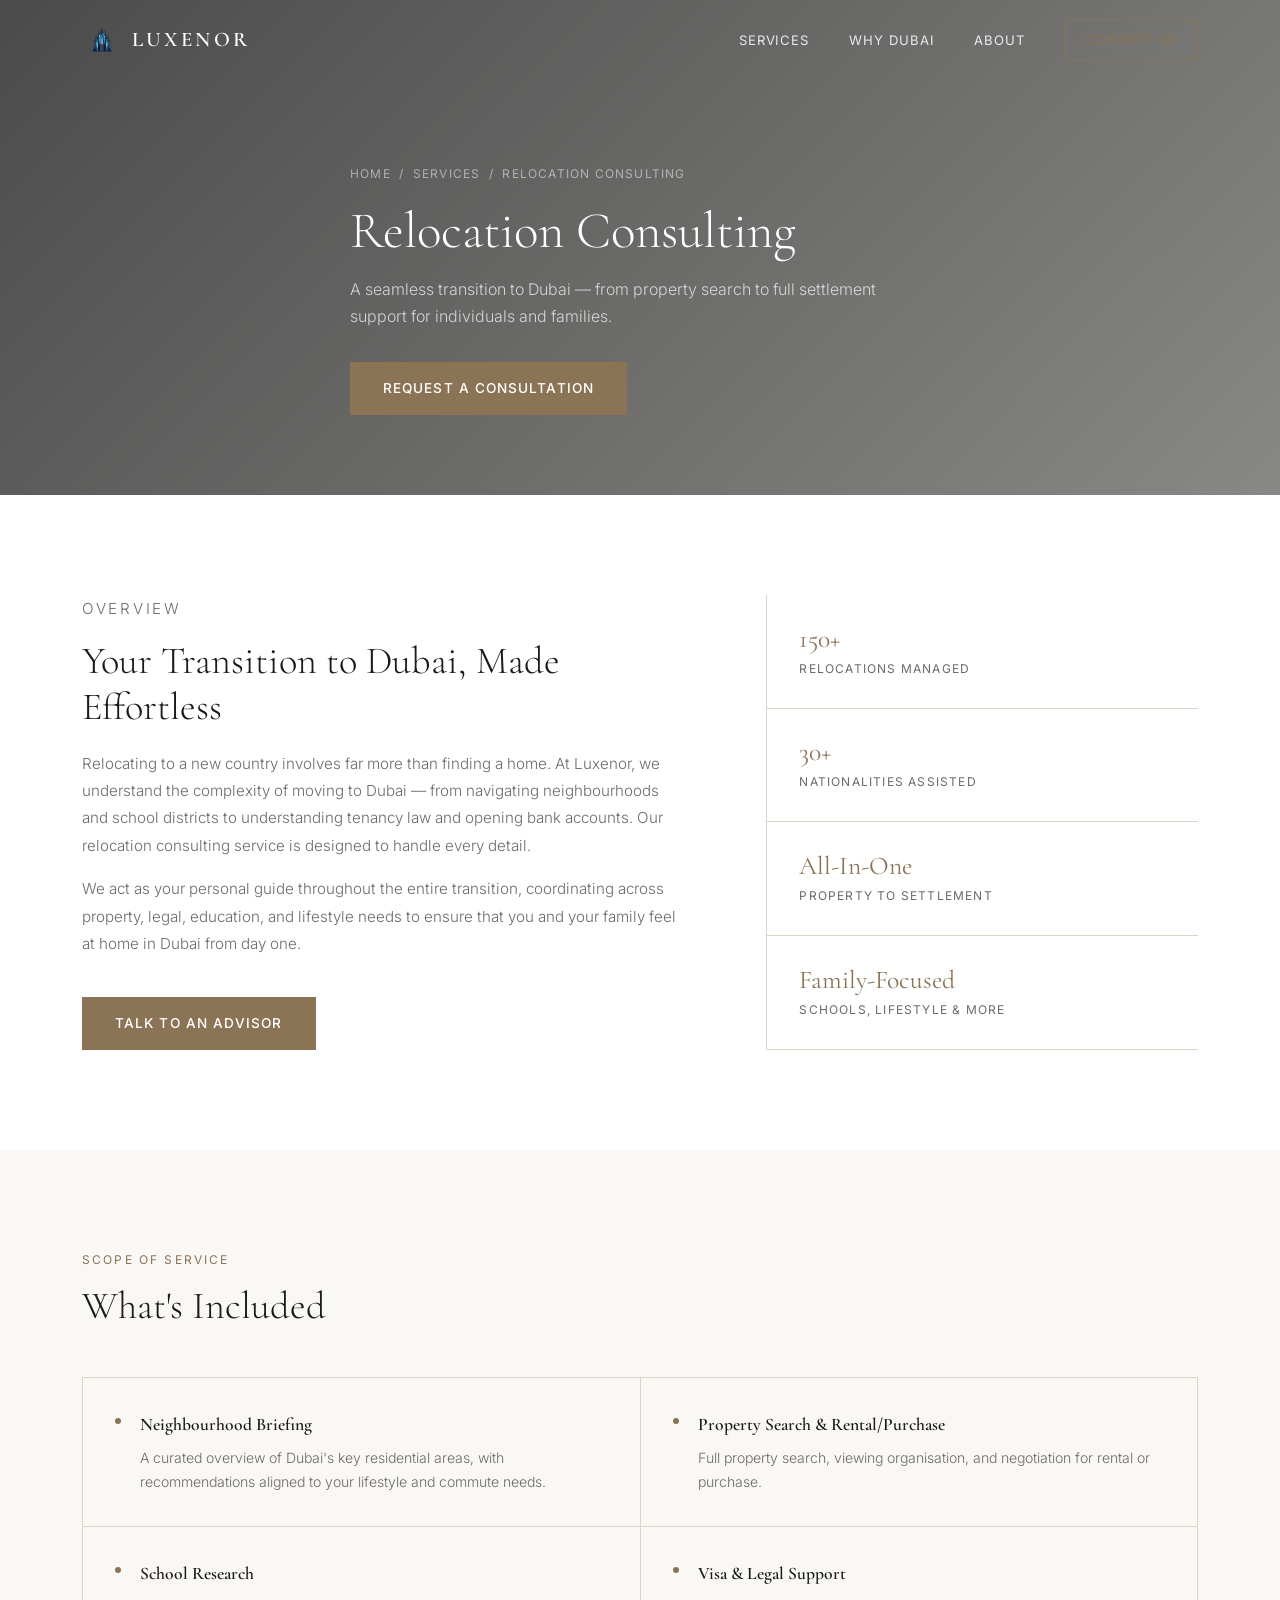
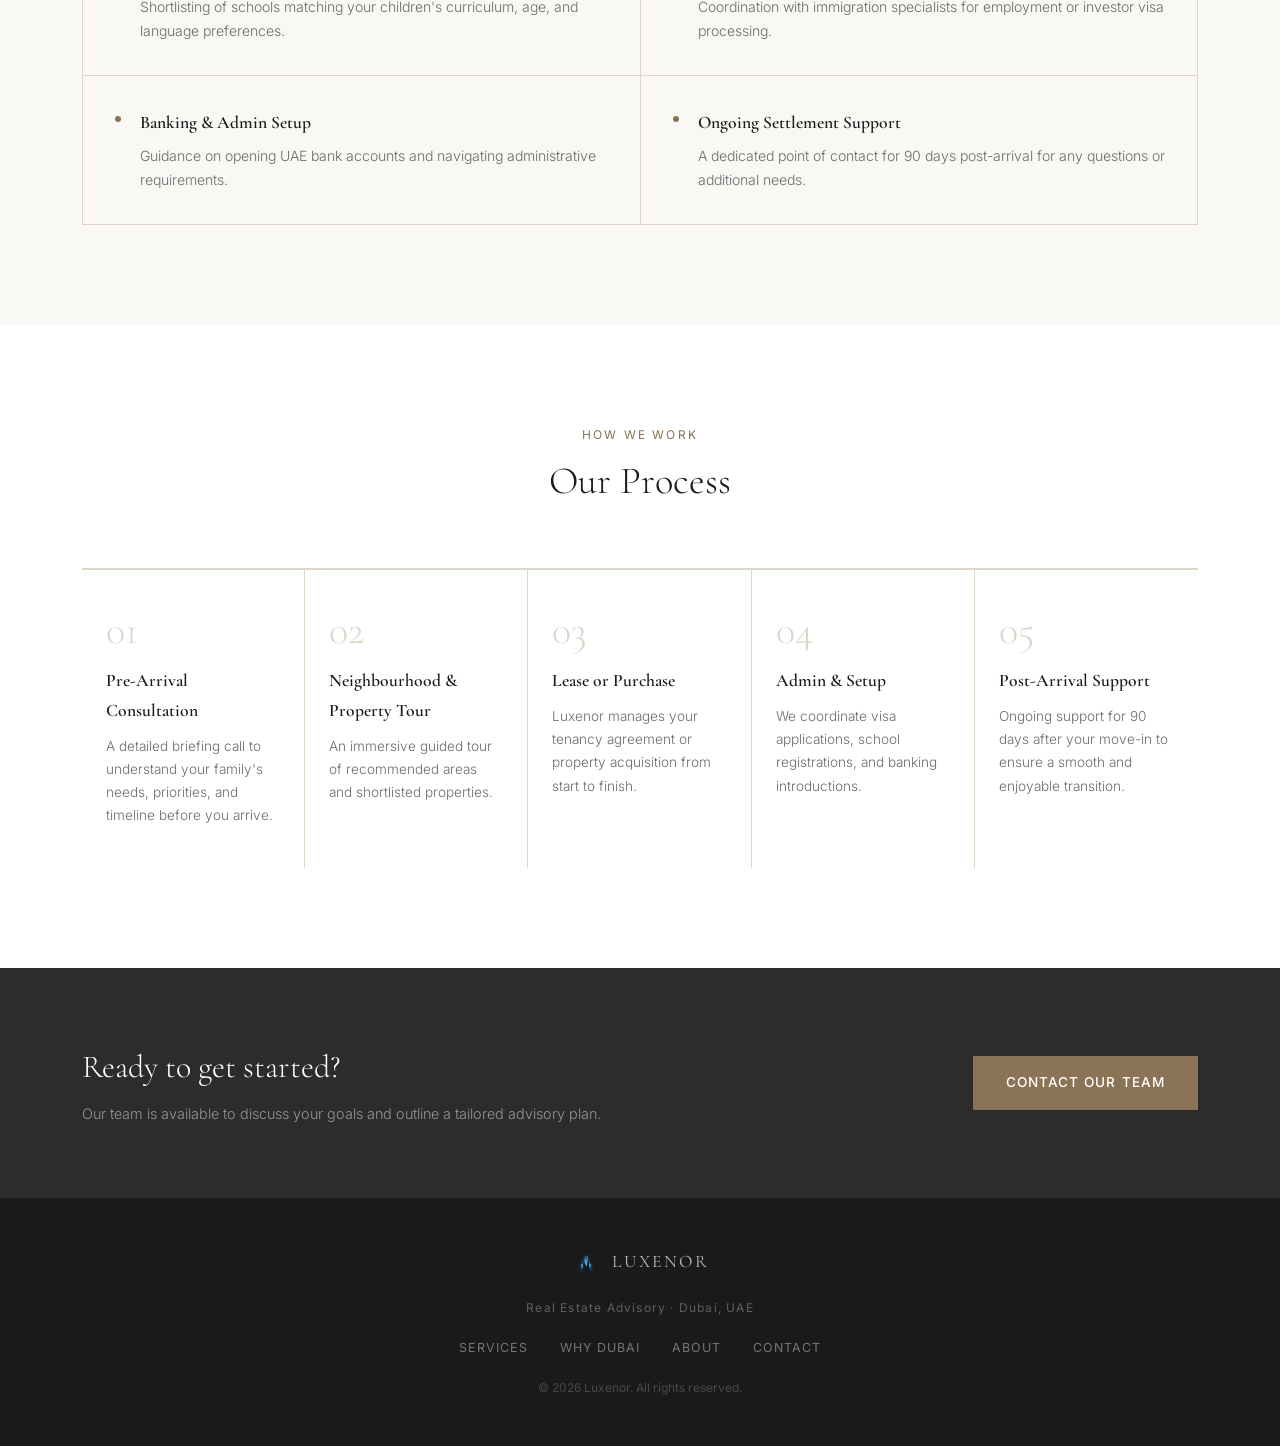
<file: relocation.html>
<!DOCTYPE html>
<html lang="en">
<head>
  <meta charset="UTF-8" />
  <meta name="viewport" content="width=device-width, initial-scale=1.0" />
  <title>Relocation Consulting — Luxenor · Dubai</title>
  <link rel="stylesheet" href="style.css" />
  <link href="https://fonts.googleapis.com/css2?family=Cormorant+Garamond:wght@300;400;600&family=Inter:wght@300;400;500&display=swap" rel="stylesheet" />
</head>
<body>
  <header class="navbar scrolled" id="navbar">
    <div class="container nav-inner">
      <a href="index.html" class="logo-link">
        <img src="logo_luxenor_1_-removebg-preview.png" alt="Luxenor Logo" class="logo-img" />
        <span class="logo-text">LUXENOR</span>
      </a>
      <nav class="nav-links" id="navLinks">
        <a href="index.html#services">Services</a>
        <a href="index.html#why-dubai">Why Dubai</a>
        <a href="index.html#about">About</a>
        <a href="index.html#contact" class="btn-nav">Contact Us</a>
      </nav>
      <button class="burger" id="burger" aria-label="Menu">
        <span></span><span></span><span></span>
      </button>
    </div>
  </header>

  <!-- SERVICE HERO -->
  <section class="svc-hero" style="background-image:url('https://images.unsplash.com/photo-1512917774080-9991f1c4c750?w=1800&q=80')">
    <div class="hero-overlay"></div>
    <div class="container svc-hero-content">
      <p class="svc-breadcrumb"><a href="index.html">Home</a> &nbsp;/&nbsp; <a href="index.html#services">Services</a> &nbsp;/&nbsp; Relocation Consulting</p>
      <h1 class="hero-title">Relocation Consulting</h1>
      <p class="svc-hero-sub">A seamless transition to Dubai — from property search to full settlement support for individuals and families.</p>
      <a href="index.html#contact" class="btn-primary">Request a Consultation</a>
    </div>
  </section>

  <!-- OVERVIEW -->
  <section class="svc-overview section">
    <div class="container svc-ov-inner">
      <div class="svc-ov-text">
        <p class="section-eyebrow">Overview</p>
        <h2 class="section-title">Your Transition to Dubai, Made Effortless</h2>
        <p>Relocating to a new country involves far more than finding a home. At Luxenor, we understand the complexity of moving to Dubai — from navigating neighbourhoods and school districts to understanding tenancy law and opening bank accounts. Our relocation consulting service is designed to handle every detail.</p>
        <p>We act as your personal guide throughout the entire transition, coordinating across property, legal, education, and lifestyle needs to ensure that you and your family feel at home in Dubai from day one.</p>
        <a href="index.html#contact" class="btn-primary" style="margin-top:1.5rem;display:inline-block">Talk to an Advisor</a>
      </div>
      <div class="svc-ov-facts">
        <div class="svc-fact"><span class="fact-num">150+</span><span class="fact-label">Relocations Managed</span></div>
<div class="svc-fact"><span class="fact-num">30+</span><span class="fact-label">Nationalities Assisted</span></div>
<div class="svc-fact"><span class="fact-num">All-In-One</span><span class="fact-label">Property to Settlement</span></div>
<div class="svc-fact"><span class="fact-num">Family-Focused</span><span class="fact-label">Schools, Lifestyle & More</span></div>
      </div>
    </div>
  </section>

  <!-- WHAT'S INCLUDED -->
  <section class="svc-includes section">
    <div class="container">
      <div class="section-header" style="text-align:left;max-width:none;margin-bottom:3rem">
        <p class="section-eyebrow">Scope of Service</p>
        <h2 class="section-title">What's Included</h2>
      </div>
      <div class="svc-includes-grid">
        <div class="svc-item"><div class="svc-item-dot"></div><div><h4>Neighbourhood Briefing</h4><p>A curated overview of Dubai's key residential areas, with recommendations aligned to your lifestyle and commute needs.</p></div></div>
<div class="svc-item"><div class="svc-item-dot"></div><div><h4>Property Search & Rental/Purchase</h4><p>Full property search, viewing organisation, and negotiation for rental or purchase.</p></div></div>
<div class="svc-item"><div class="svc-item-dot"></div><div><h4>School Research</h4><p>Shortlisting of schools matching your children's curriculum, age, and language preferences.</p></div></div>
<div class="svc-item"><div class="svc-item-dot"></div><div><h4>Visa & Legal Support</h4><p>Coordination with immigration specialists for employment or investor visa processing.</p></div></div>
<div class="svc-item"><div class="svc-item-dot"></div><div><h4>Banking & Admin Setup</h4><p>Guidance on opening UAE bank accounts and navigating administrative requirements.</p></div></div>
<div class="svc-item"><div class="svc-item-dot"></div><div><h4>Ongoing Settlement Support</h4><p>A dedicated point of contact for 90 days post-arrival for any questions or additional needs.</p></div></div>
      </div>
    </div>
  </section>

  <!-- PROCESS -->
  <section class="svc-process section">
    <div class="container">
      <div class="section-header">
        <p class="section-eyebrow">How We Work</p>
        <h2 class="section-title">Our Process</h2>
      </div>
      <div class="process-steps">
        <div class="step"><span class="step-num">01</span><h3>Pre-Arrival Consultation</h3><p>A detailed briefing call to understand your family's needs, priorities, and timeline before you arrive.</p></div>
<div class="step"><span class="step-num">02</span><h3>Neighbourhood & Property Tour</h3><p>An immersive guided tour of recommended areas and shortlisted properties.</p></div>
<div class="step"><span class="step-num">03</span><h3>Lease or Purchase</h3><p>Luxenor manages your tenancy agreement or property acquisition from start to finish.</p></div>
<div class="step"><span class="step-num">04</span><h3>Admin & Setup</h3><p>We coordinate visa applications, school registrations, and banking introductions.</p></div>
<div class="step"><span class="step-num">05</span><h3>Post-Arrival Support</h3><p>Ongoing support for 90 days after your move-in to ensure a smooth and enjoyable transition.</p></div>
      </div>
    </div>
  </section>

  <!-- CTA BAND -->
  <section class="cta-band">
    <div class="container cta-inner">
      <div>
        <h2>Ready to get started?</h2>
        <p>Our team is available to discuss your goals and outline a tailored advisory plan.</p>
      </div>
      <a href="index.html#contact" class="btn-primary">Contact Our Team</a>
    </div>
  </section>

  <footer class="footer">
    <div class="container footer-inner">
      <div class="footer-brand">
        <img src="logo_luxenor_1_-removebg-preview.png" alt="Luxenor" class="footer-logo" />
        <span>LUXENOR</span>
      </div>
      <p class="footer-tagline">Real Estate Advisory · Dubai, UAE</p>
      <nav class="footer-nav">
        <a href="index.html#services">Services</a>
        <a href="index.html#why-dubai">Why Dubai</a>
        <a href="index.html#about">About</a>
        <a href="index.html#contact">Contact</a>
      </nav>
      <p class="footer-copy">&copy; 2026 Luxenor. All rights reserved.</p>
    </div>
  </footer>
  <script src="script.js"></script>
</body>
</html>
</file>
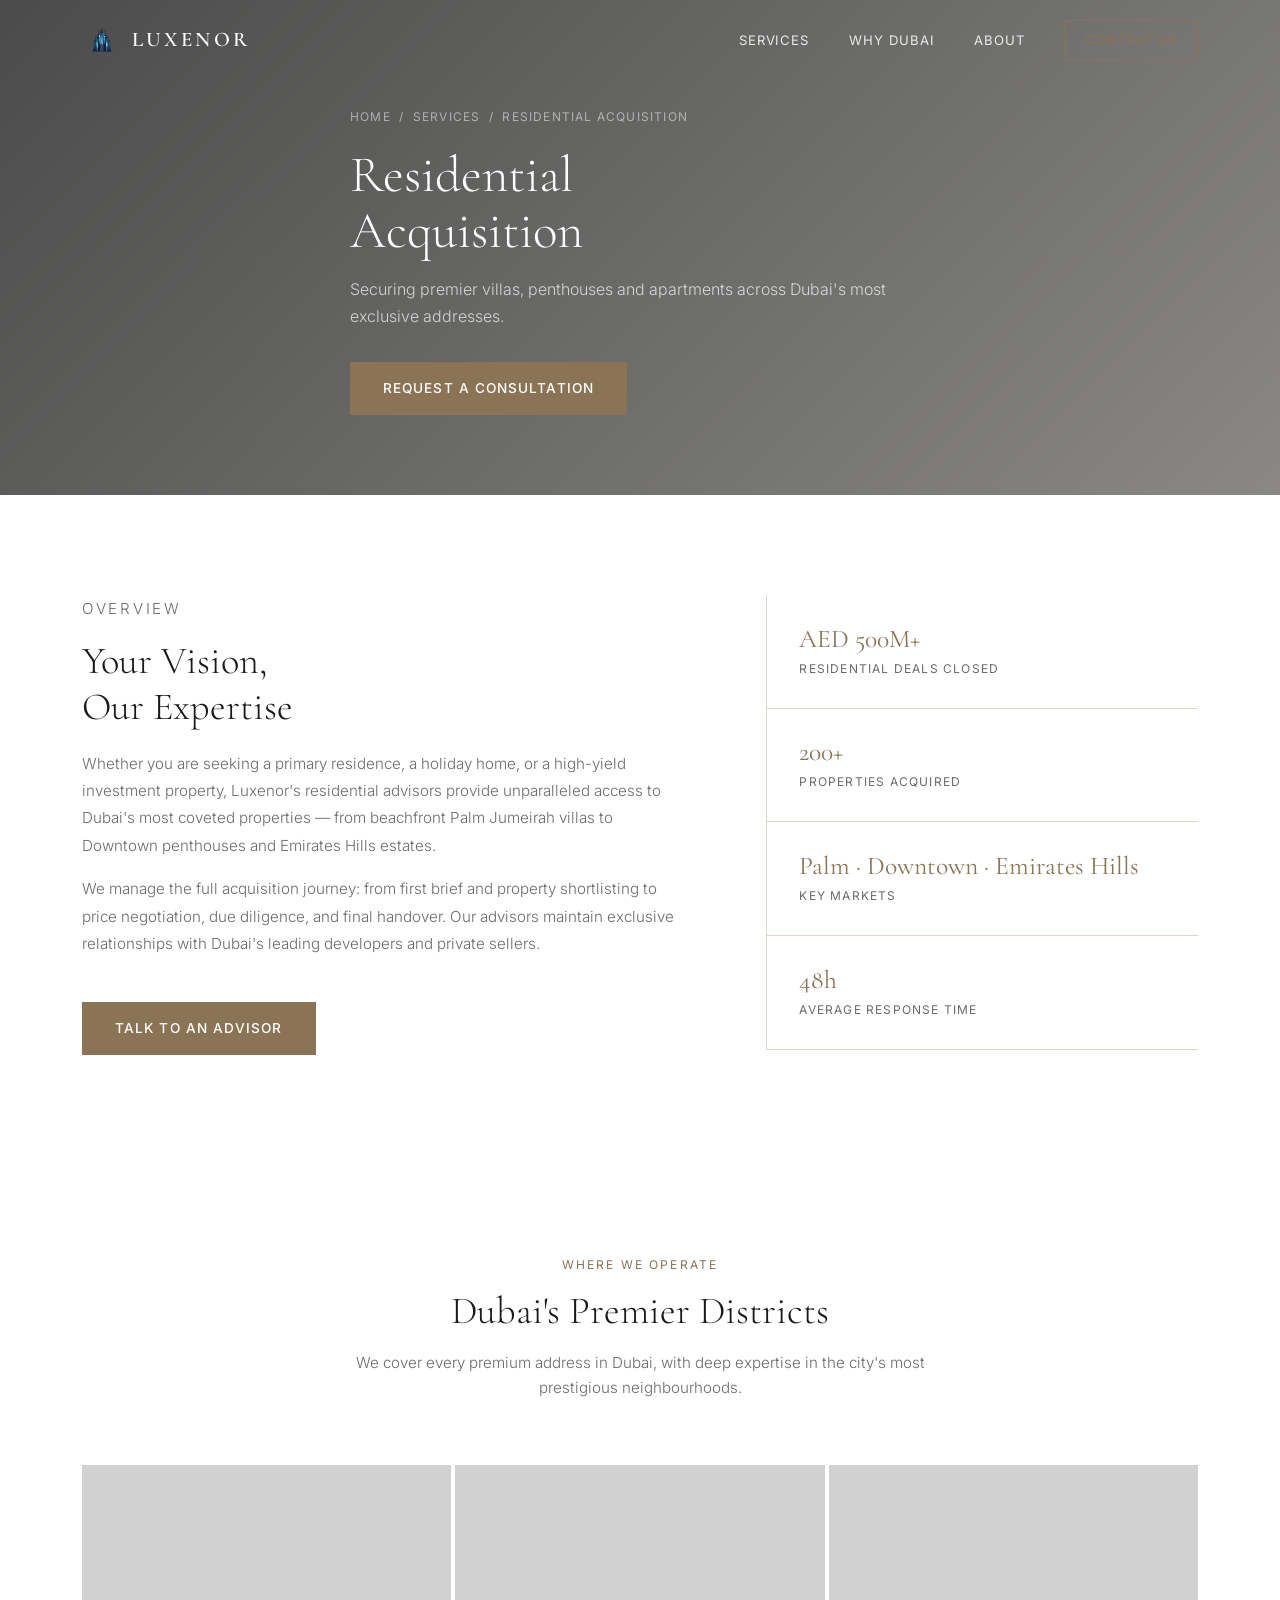
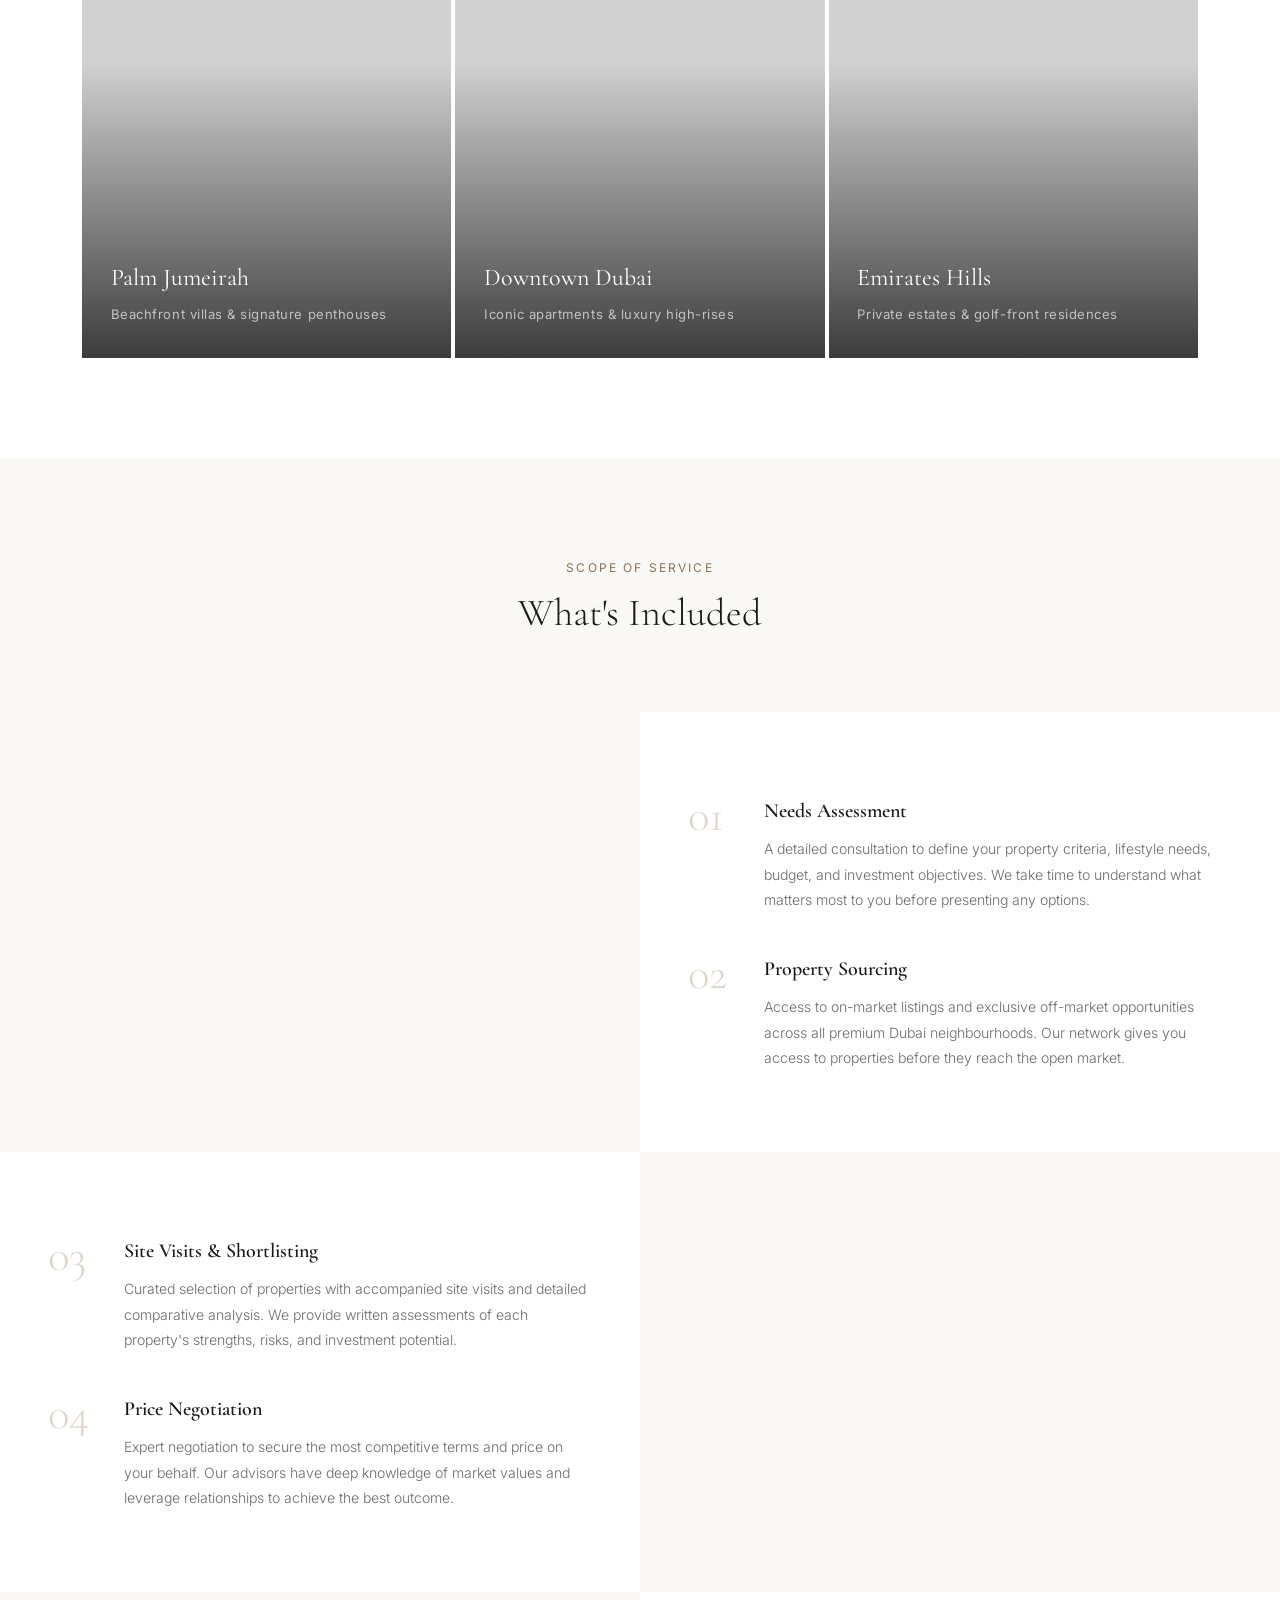
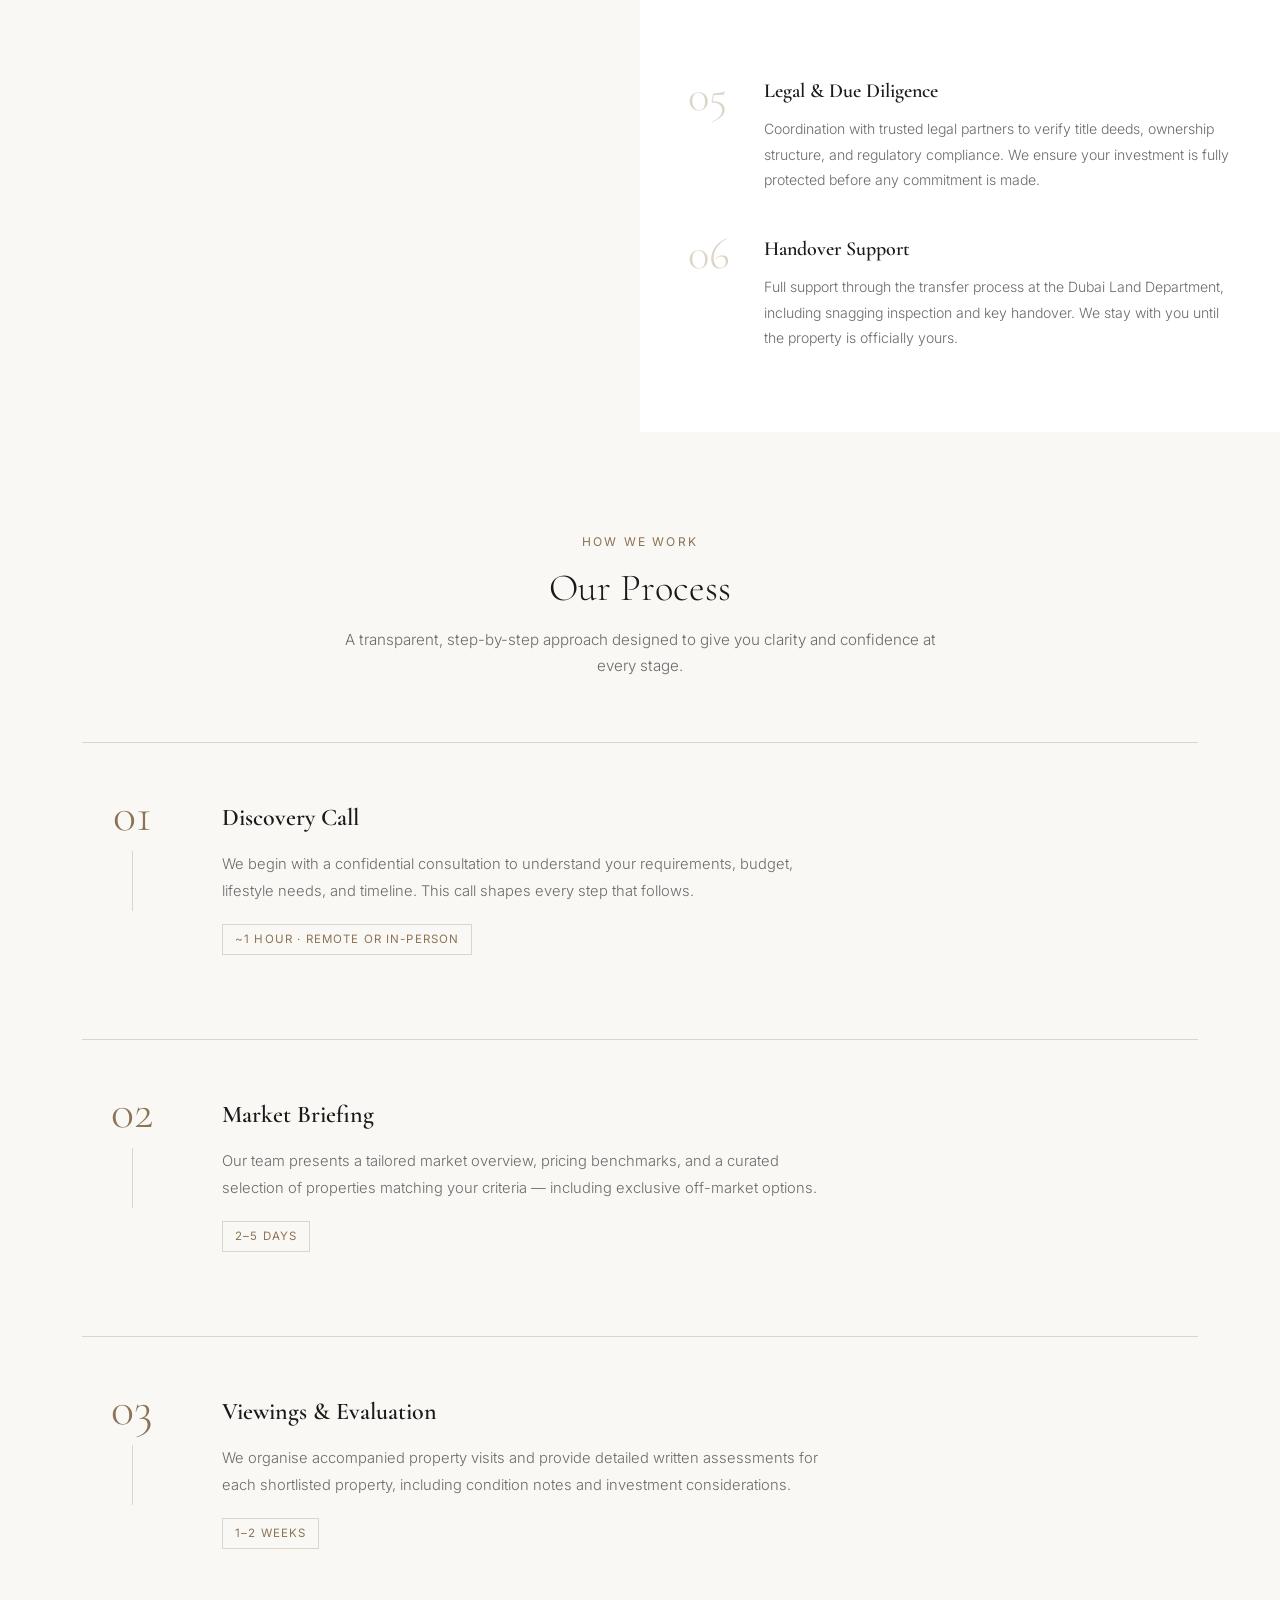
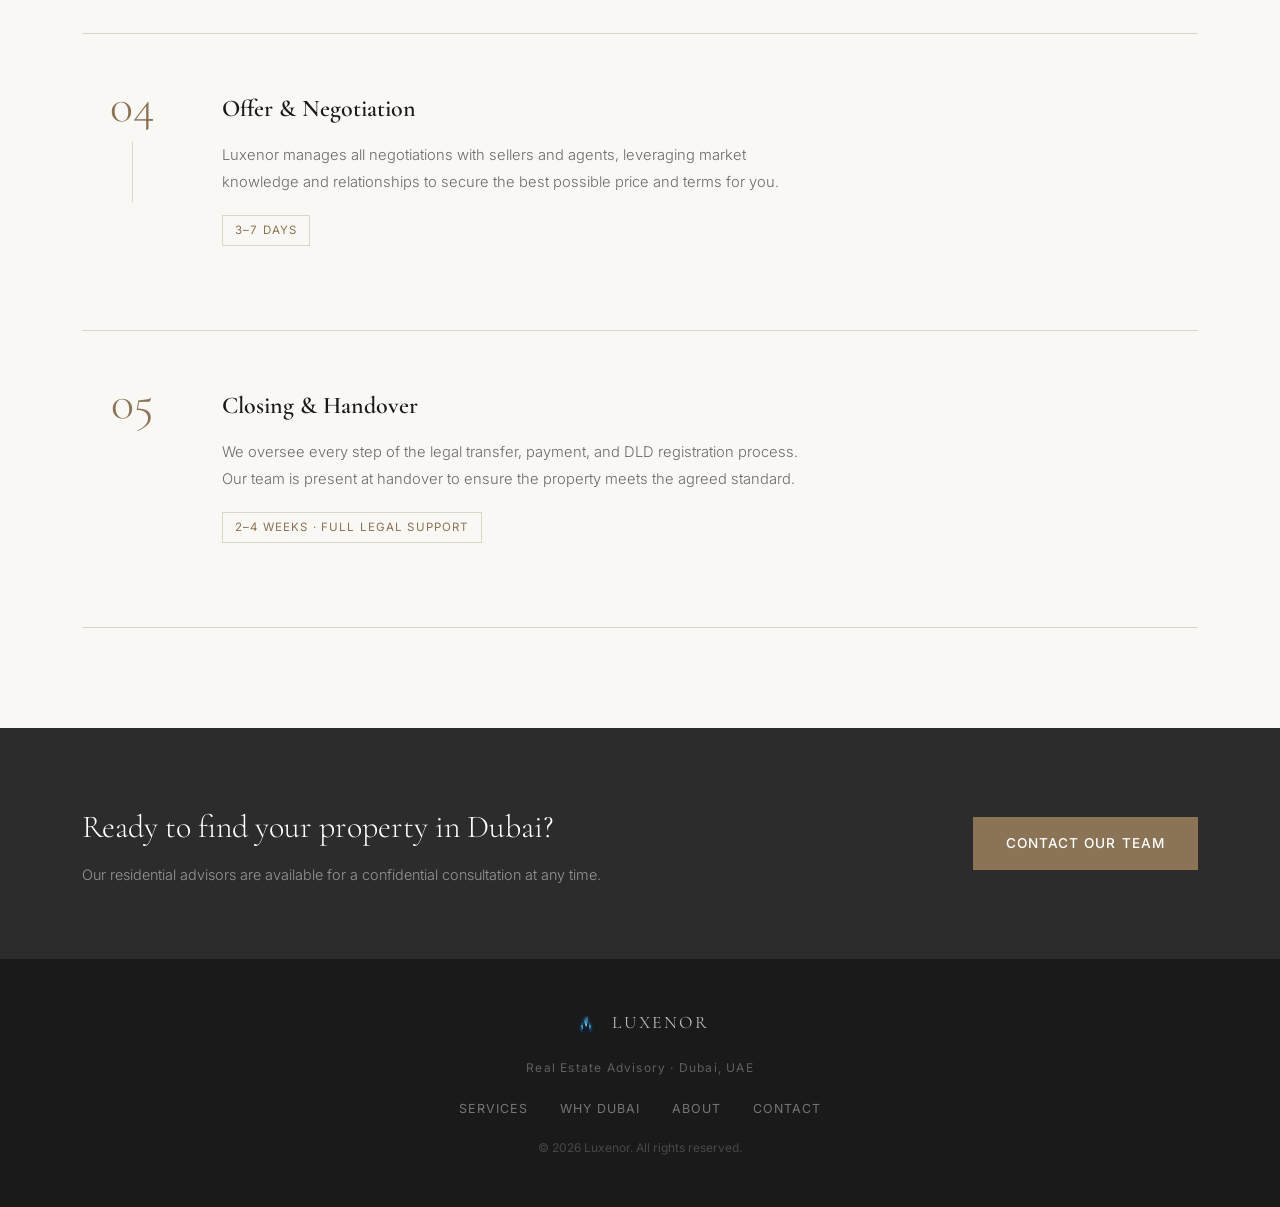
<file: residential(1).html>
<!DOCTYPE html>
<html lang="en">
<head>
  <meta charset="UTF-8" />
  <meta name="viewport" content="width=device-width, initial-scale=1.0" />
  <title>Residential Acquisition — Luxenor · Dubai</title>
  <link rel="stylesheet" href="style.css" />
  <link href="https://fonts.googleapis.com/css2?family=Cormorant+Garamond:wght@300;400;600&family=Inter:wght@300;400;500&display=swap" rel="stylesheet" />
</head>
<body>
  <header class="navbar scrolled" id="navbar">
    <div class="container nav-inner">
      <a href="index.html" class="logo-link">
        <img src="logo_luxenor_1_-removebg-preview.png" alt="Luxenor Logo" class="logo-img" />
        <span class="logo-text">LUXENOR</span>
      </a>
      <nav class="nav-links" id="navLinks">
        <a href="index.html#services">Services</a>
        <a href="index.html#why-dubai">Why Dubai</a>
        <a href="index.html#about">About</a>
        <a href="index.html#contact" class="btn-nav">Contact Us</a>
      </nav>
      <button class="burger" id="burger" aria-label="Menu">
        <span></span><span></span><span></span>
      </button>
    </div>
  </header>

  <!-- HERO -->
  <section class="svc-hero" style="background-image:url('https://images.unsplash.com/photo-1600596542815-ffad4c1539a9?w=1800&q=80')">
    <div class="hero-overlay"></div>
    <div class="container svc-hero-content">
      <p class="svc-breadcrumb"><a href="index.html">Home</a> &nbsp;/&nbsp; <a href="index.html#services">Services</a> &nbsp;/&nbsp; Residential Acquisition</p>
      <h1 class="hero-title">Residential<br/>Acquisition</h1>
      <p class="svc-hero-sub">Securing premier villas, penthouses and apartments across Dubai's most exclusive addresses.</p>
      <a href="index.html#contact" class="btn-primary">Request a Consultation</a>
    </div>
  </section>

  <!-- OVERVIEW -->
  <section class="svc-overview section">
    <div class="container svc-ov-inner">
      <div class="svc-ov-text">
        <p class="section-eyebrow">Overview</p>
        <h2 class="section-title">Your Vision,<br/>Our Expertise</h2>
        <p>Whether you are seeking a primary residence, a holiday home, or a high-yield investment property, Luxenor's residential advisors provide unparalleled access to Dubai's most coveted properties — from beachfront Palm Jumeirah villas to Downtown penthouses and Emirates Hills estates.</p>
        <p>We manage the full acquisition journey: from first brief and property shortlisting to price negotiation, due diligence, and final handover. Our advisors maintain exclusive relationships with Dubai's leading developers and private sellers.</p>
        <a href="index.html#contact" class="btn-primary" style="margin-top:1.8rem;display:inline-block">Talk to an Advisor</a>
      </div>
      <div class="svc-ov-facts">
        <div class="svc-fact"><span class="fact-num">AED 500M+</span><span class="fact-label">Residential Deals Closed</span></div>
        <div class="svc-fact"><span class="fact-num">200+</span><span class="fact-label">Properties Acquired</span></div>
        <div class="svc-fact"><span class="fact-num">Palm · Downtown · Emirates Hills</span><span class="fact-label">Key Markets</span></div>
        <div class="svc-fact"><span class="fact-num">48h</span><span class="fact-label">Average Response Time</span></div>
      </div>
    </div>
  </section>

  <!-- KEY DISTRICTS -->
  <section class="districts section">
    <div class="container">
      <div class="section-header">
        <p class="section-eyebrow">Where We Operate</p>
        <h2 class="section-title">Dubai's Premier Districts</h2>
        <p class="section-desc">We cover every premium address in Dubai, with deep expertise in the city's most prestigious neighbourhoods.</p>
      </div>
      <div class="districts-grid">
        <!-- Palm Jumeirah — aerial of the palm island itself -->
        <div class="district-card" style="background-image:url('https://images.unsplash.com/photo-1518684079-3c830dcef090?w=900&q=80')">
          <div class="district-overlay"></div>
          <div class="district-text"><h3>Palm Jumeirah</h3><p>Beachfront villas &amp; signature penthouses</p></div>
        </div>
        <!-- Downtown Dubai — Burj Khalifa / Dubai skyline at golden hour -->
        <div class="district-card" style="background-image:url('https://images.unsplash.com/photo-1580674684081-7617fbf3d745?w=900&q=80')">
          <div class="district-overlay"></div>
          <div class="district-text"><h3>Downtown Dubai</h3><p>Iconic apartments &amp; luxury high-rises</p></div>
        </div>
        <!-- Emirates Hills — golf course estate at sunset -->
        <div class="district-card" style="background-image:url('https://images.unsplash.com/photo-1564013799919-ab600027ffc6?w=900&q=80')">
          <div class="district-overlay"></div>
          <div class="district-text"><h3>Emirates Hills</h3><p>Private estates &amp; golf-front residences</p></div>
        </div>
      </div>
    </div>
  </section>

  <!-- WHAT'S INCLUDED — alternating rows -->
  <section class="alt-section">
    <div class="container">
      <div class="section-header" style="margin-bottom:0">
        <p class="section-eyebrow">Scope of Service</p>
        <h2 class="section-title">What's Included</h2>
      </div>
    </div>

    <!-- Row 1: modern luxury interior — needs assessment & sourcing -->
    <div class="alt-row">
      <div class="alt-image" style="background-image:url('https://images.unsplash.com/photo-1600210492493-0946911123ea?w=900&q=80')"></div>
      <div class="alt-content">
        <div class="alt-item">
          <span class="alt-num">01</span>
          <div>
            <h3>Needs Assessment</h3>
            <p>A detailed consultation to define your property criteria, lifestyle needs, budget, and investment objectives. We take time to understand what matters most to you before presenting any options.</p>
          </div>
        </div>
        <div class="alt-item">
          <span class="alt-num">02</span>
          <div>
            <h3>Property Sourcing</h3>
            <p>Access to on-market listings and exclusive off-market opportunities across all premium Dubai neighbourhoods. Our network gives you access to properties before they reach the open market.</p>
          </div>
        </div>
      </div>
    </div>

    <!-- Row 2: light open-plan interior — viewings & negotiation -->
    <div class="alt-row alt-row--reverse">
      <div class="alt-image" style="background-image:url('https://images.unsplash.com/photo-1613490493576-7fde63acd811?w=900&q=80')"></div>
      <div class="alt-content">
        <div class="alt-item">
          <span class="alt-num">03</span>
          <div>
            <h3>Site Visits &amp; Shortlisting</h3>
            <p>Curated selection of properties with accompanied site visits and detailed comparative analysis. We provide written assessments of each property's strengths, risks, and investment potential.</p>
          </div>
        </div>
        <div class="alt-item">
          <span class="alt-num">04</span>
          <div>
            <h3>Price Negotiation</h3>
            <p>Expert negotiation to secure the most competitive terms and price on your behalf. Our advisors have deep knowledge of market values and leverage relationships to achieve the best outcome.</p>
          </div>
        </div>
      </div>
    </div>

    <!-- Row 3: contract / legal signing — due diligence & handover -->
    <div class="alt-row">
      <div class="alt-image" style="background-image:url('https://images.unsplash.com/photo-1450101499163-c8848c66ca85?w=900&q=80')"></div>
      <div class="alt-content">
        <div class="alt-item">
          <span class="alt-num">05</span>
          <div>
            <h3>Legal &amp; Due Diligence</h3>
            <p>Coordination with trusted legal partners to verify title deeds, ownership structure, and regulatory compliance. We ensure your investment is fully protected before any commitment is made.</p>
          </div>
        </div>
        <div class="alt-item">
          <span class="alt-num">06</span>
          <div>
            <h3>Handover Support</h3>
            <p>Full support through the transfer process at the Dubai Land Department, including snagging inspection and key handover. We stay with you until the property is officially yours.</p>
          </div>
        </div>
      </div>
    </div>
  </section>

  <!-- OUR PROCESS — vertical timeline -->
  <section class="res-process section">
    <div class="container">
      <div class="section-header">
        <p class="section-eyebrow">How We Work</p>
        <h2 class="section-title">Our Process</h2>
        <p class="section-desc">A transparent, step-by-step approach designed to give you clarity and confidence at every stage.</p>
      </div>
      <div class="timeline">

        <div class="timeline-step">
          <div class="tl-left"><span class="tl-num">01</span><div class="tl-connector"></div></div>
          <div class="tl-content">
            <h3>Discovery Call</h3>
            <p>We begin with a confidential consultation to understand your requirements, budget, lifestyle needs, and timeline. This call shapes every step that follows.</p>
            <div class="tl-tag">~1 hour · Remote or in-person</div>
          </div>
          <!-- elegant villa facade -->
          <div class="tl-image" style="background-image:url('https://images.unsplash.com/photo-1600585154340-be6161a56a0c?w=700&q=80')"></div>
        </div>

        <div class="timeline-step">
          <div class="tl-left"><span class="tl-num">02</span><div class="tl-connector"></div></div>
          <div class="tl-content">
            <h3>Market Briefing</h3>
            <p>Our team presents a tailored market overview, pricing benchmarks, and a curated selection of properties matching your criteria — including exclusive off-market options.</p>
            <div class="tl-tag">2–5 days</div>
          </div>
          <!-- city skyline / research context — different from districts -->
          <div class="tl-image" style="background-image:url('https://images.unsplash.com/photo-1486325212027-8081e485255e?w=700&q=80')"></div>
        </div>

        <div class="timeline-step">
          <div class="tl-left"><span class="tl-num">03</span><div class="tl-connector"></div></div>
          <div class="tl-content">
            <h3>Viewings &amp; Evaluation</h3>
            <p>We organise accompanied property visits and provide detailed written assessments for each shortlisted property, including condition notes and investment considerations.</p>
            <div class="tl-tag">1–2 weeks</div>
          </div>
          <!-- bright open-plan interior — different from alt-row images -->
          <div class="tl-image" style="background-image:url('https://images.unsplash.com/photo-1560184897-ae75f418493e?w=700&q=80')"></div>
        </div>

        <div class="timeline-step">
          <div class="tl-left"><span class="tl-num">04</span><div class="tl-connector"></div></div>
          <div class="tl-content">
            <h3>Offer &amp; Negotiation</h3>
            <p>Luxenor manages all negotiations with sellers and agents, leveraging market knowledge and relationships to secure the best possible price and terms for you.</p>
            <div class="tl-tag">3–7 days</div>
          </div>
          <!-- document / negotiation table -->
          <div class="tl-image" style="background-image:url('https://images.unsplash.com/photo-1454165804606-c3d57bc86b40?w=700&q=80')"></div>
        </div>

        <div class="timeline-step">
          <div class="tl-left"><span class="tl-num">05</span></div>
          <div class="tl-content">
            <h3>Closing &amp; Handover</h3>
            <p>We oversee every step of the legal transfer, payment, and DLD registration process. Our team is present at handover to ensure the property meets the agreed standard.</p>
            <div class="tl-tag">2–4 weeks · Full legal support</div>
          </div>
          <!-- keys handover — different from signing photo used in What's Included -->
          <div class="tl-image" style="background-image:url('https://images.unsplash.com/photo-1560518883-ce09059eeffa?w=700&q=80')"></div>
        </div>

      </div>
    </div>
  </section>

  <!-- CTA BAND -->
  <section class="cta-band">
    <div class="container cta-inner">
      <div>
        <h2>Ready to find your property in Dubai?</h2>
        <p>Our residential advisors are available for a confidential consultation at any time.</p>
      </div>
      <a href="index.html#contact" class="btn-primary">Contact Our Team</a>
    </div>
  </section>

  <footer class="footer">
    <div class="container footer-inner">
      <div class="footer-brand">
        <img src="logo_luxenor_1_-removebg-preview.png" alt="Luxenor" class="footer-logo" />
        <span>LUXENOR</span>
      </div>
      <p class="footer-tagline">Real Estate Advisory · Dubai, UAE</p>
      <nav class="footer-nav">
        <a href="index.html#services">Services</a>
        <a href="index.html#why-dubai">Why Dubai</a>
        <a href="index.html#about">About</a>
        <a href="index.html#contact">Contact</a>
      </nav>
      <p class="footer-copy">&copy; 2026 Luxenor. All rights reserved.</p>
    </div>
  </footer>
  <script src="script.js"></script>
</body>
</html>
</file>
<file: style.css>
:root {
  --white:       #FFFFFF;
  --off-white:   #FAF8F5;
  --beige-light: #F0EBE3;
  --beige:       #DDD5C8;
  --taupe:       #B5A99A;
  --brown:       #8B7355;
  --brown-dark:  #5C4A32;
  --charcoal:    #2C2C2C;
  --black:       #1A1A1A;
  --grey-mid:    #6B6B6B;
  --grey-light:  #EBEBEB;

  --font-serif: 'Cormorant Garamond', serif;
  --font-sans:  'Inter', sans-serif;
  --transition: 0.3s ease;
  --radius: 2px;
}

*, *::before, *::after { box-sizing: border-box; margin: 0; padding: 0; }

html { scroll-behavior: smooth; }

body {
  font-family: var(--font-sans);
  background: var(--off-white);
  color: var(--black);
  font-size: 16px;
  line-height: 1.7;
}

img { display: block; max-width: 100%; }
a  { text-decoration: none; color: inherit; }

.container {
  max-width: 1180px;
  margin: 0 auto;
  padding: 0 2rem;
}

.section { padding: 100px 0; }

/* ---- BUTTONS ---- */
.btn-primary {
  display: inline-block;
  background: var(--brown);
  color: var(--white);
  padding: 14px 32px;
  font-family: var(--font-sans);
  font-size: 0.85rem;
  font-weight: 500;
  letter-spacing: 0.08em;
  text-transform: uppercase;
  border: 1px solid var(--brown);
  cursor: pointer;
  transition: background var(--transition), color var(--transition);
}
.btn-primary:hover { background: var(--brown-dark); border-color: var(--brown-dark); }

.btn-ghost {
  display: inline-block;
  background: transparent;
  color: var(--white);
  padding: 14px 32px;
  font-size: 0.85rem;
  font-weight: 500;
  letter-spacing: 0.08em;
  text-transform: uppercase;
  border: 1px solid rgba(255,255,255,0.5);
  cursor: pointer;
  transition: background var(--transition), border-color var(--transition);
}
.btn-ghost:hover { background: rgba(255,255,255,0.08); border-color: white; }

.btn-nav {
  font-size: 0.8rem;
  font-weight: 500;
  letter-spacing: 0.07em;
  text-transform: uppercase;
  color: var(--brown);
  border: 1px solid var(--brown);
  padding: 8px 20px;
  transition: background var(--transition), color var(--transition);
}
.btn-nav:hover { background: var(--brown); color: var(--white); }

/* ---- NAVBAR ---- */
.navbar {
  position: fixed;
  top: 0; left: 0; right: 0;
  z-index: 100;
  padding: 20px 0;
  transition: background var(--transition), box-shadow var(--transition), padding var(--transition);
}
.navbar.scrolled {
  background: var(--white);
  box-shadow: 0 1px 12px rgba(0,0,0,0.07);
  padding: 12px 0;
}
.nav-inner {
  display: flex;
  align-items: center;
  justify-content: space-between;
}
.logo-link {
  display: flex;
  align-items: center;
  gap: 10px;
}
.logo-img {
  height: 40px;
  width: auto;
  transition: opacity var(--transition);
}
.logo-text {
  font-family: var(--font-serif);
  font-size: 1.3rem;
  font-weight: 600;
  letter-spacing: 0.15em;
  color: var(--white);
  transition: color var(--transition);
}
.navbar.scrolled .logo-text { color: var(--black); }

.nav-links {
  display: flex;
  align-items: center;
  gap: 2.5rem;
}
.nav-links a:not(.btn-nav) {
  font-size: 0.82rem;
  letter-spacing: 0.07em;
  text-transform: uppercase;
  color: rgba(255,255,255,0.85);
  transition: color var(--transition);
}
.navbar.scrolled .nav-links a:not(.btn-nav) { color: var(--charcoal); }
.nav-links a:not(.btn-nav):hover { color: var(--brown); }

.navbar.scrolled .btn-nav { color: var(--brown); border-color: var(--brown); }

.burger {
  display: none;
  flex-direction: column;
  gap: 5px;
  background: none;
  border: none;
  cursor: pointer;
  padding: 4px;
}
.burger span {
  display: block;
  width: 24px;
  height: 1.5px;
  background: var(--white);
  transition: background var(--transition);
}
.navbar.scrolled .burger span { background: var(--black); }

/* ---- HERO ---- */
.hero {
  position: relative;
  min-height: 100vh;
  display: flex;
  align-items: center;
  background: url('https://images.unsplash.com/photo-1512453979798-5ea266f8880c?w=1800&q=80') center/cover no-repeat;
}
.hero-overlay {
  position: absolute;
  inset: 0;
  background: linear-gradient(135deg, rgba(26,26,26,0.78) 0%, rgba(44,44,44,0.55) 100%);
}
.hero-content {
  position: relative;
  z-index: 1;
  max-width: 660px;
  padding-top: 80px;
}
.hero-eyebrow {
  font-size: 0.78rem;
  letter-spacing: 0.18em;
  text-transform: uppercase;
  color: var(--taupe);
  margin-bottom: 1.5rem;
}
.hero-title {
  font-family: var(--font-serif);
  font-size: clamp(2.8rem, 5vw, 4.8rem);
  font-weight: 300;
  color: var(--white);
  line-height: 1.1;
  margin-bottom: 1.5rem;
}
.hero-sub {
  font-size: 1rem;
  color: rgba(255,255,255,0.72);
  max-width: 500px;
  margin-bottom: 2.5rem;
  font-weight: 300;
}
.hero-cta { display: flex; gap: 1rem; flex-wrap: wrap; }

.hero-scroll-hint {
  position: absolute;
  bottom: 2.5rem;
  left: 50%;
  transform: translateX(-50%);
  display: flex;
  flex-direction: column;
  align-items: center;
  gap: 8px;
  z-index: 1;
}
.hero-scroll-hint span {
  font-size: 0.7rem;
  letter-spacing: 0.15em;
  text-transform: uppercase;
  color: rgba(255,255,255,0.4);
}
.scroll-line {
  width: 1px;
  height: 40px;
  background: linear-gradient(to bottom, rgba(255,255,255,0.4), transparent);
  animation: scrollPulse 2s ease-in-out infinite;
}
@keyframes scrollPulse {
  0%, 100% { opacity: 0.4; } 50% { opacity: 1; }
}

/* ---- STATS BAND ---- */
.stats-band {
  background: var(--charcoal);
  padding: 48px 0;
}
.stats-grid {
  display: grid;
  grid-template-columns: repeat(4, 1fr);
  text-align: center;
  gap: 2rem;
}
.stat-item { display: flex; flex-direction: column; gap: 6px; }
.stat-num {
  font-family: var(--font-serif);
  font-size: 2rem;
  font-weight: 400;
  color: var(--white);
}
.stat-label {
  font-size: 0.75rem;
  letter-spacing: 0.1em;
  text-transform: uppercase;
  color: var(--taupe);
}

/* ---- SECTION HEADER ---- */
.section-header { text-align: center; max-width: 600px; margin: 0 auto 4rem; }
.section-eyebrow {
  font-size: 0.75rem;
  letter-spacing: 0.18em;
  text-transform: uppercase;
  color: var(--brown);
  margin-bottom: 0.75rem;
  display: block;
}
.section-title {
  font-family: var(--font-serif);
  font-size: clamp(1.9rem, 3vw, 2.8rem);
  font-weight: 300;
  line-height: 1.2;
  color: var(--black);
  margin-bottom: 1rem;
}
.section-desc {
  font-size: 0.95rem;
  color: var(--grey-mid);
  font-weight: 300;
}

/* ---- SERVICES ---- */
.services { background: var(--white); }
.services-grid {
  display: grid;
  grid-template-columns: repeat(3, 1fr);
  gap: 2px;
}
.service-card {
  background: var(--off-white);
  padding: 2.5rem 2rem;
  transition: background var(--transition);
}
.service-card:hover { background: var(--beige-light); }
.service-icon {
  font-size: 1rem;
  color: var(--brown);
  margin-bottom: 1.2rem;
}
.service-card h3 {
  font-family: var(--font-serif);
  font-size: 1.25rem;
  font-weight: 600;
  margin-bottom: 0.75rem;
  color: var(--black);
}
.service-card p {
  font-size: 0.9rem;
  color: var(--grey-mid);
  font-weight: 300;
  line-height: 1.7;
}

/* ---- WHY DUBAI ---- */
.why-dubai { background: var(--off-white); }
.why-inner {
  display: grid;
  grid-template-columns: 1fr 1fr;
  gap: 5rem;
  align-items: center;
}
.why-text .section-header { text-align: left; margin: 0 0 1.5rem; }
.why-text p { font-size: 0.95rem; color: var(--grey-mid); margin-bottom: 2rem; font-weight: 300; }
.why-list {
  list-style: none;
  margin-bottom: 2.5rem;
  display: flex;
  flex-direction: column;
  gap: 0.75rem;
}
.why-list li {
  display: flex;
  align-items: baseline;
  gap: 0.75rem;
  font-size: 0.9rem;
  color: var(--charcoal);
  padding-bottom: 0.75rem;
  border-bottom: 1px solid var(--beige);
}
.why-list li span {
  font-family: var(--font-serif);
  font-size: 1.1rem;
  font-weight: 600;
  color: var(--brown);
  min-width: 50px;
}
.why-image-box {
  position: relative;
  aspect-ratio: 4/5;
}
.why-image-inner {
  width: 100%;
  height: 100%;
  background: url('https://images.unsplash.com/photo-1582672060674-bc2bd808a8b5?w=900&q=80') center/cover;
  filter: grayscale(20%);
}
.why-badge {
  position: absolute;
  bottom: -20px;
  left: -20px;
  background: var(--white);
  padding: 1.2rem 1.8rem;
  box-shadow: 0 4px 24px rgba(0,0,0,0.08);
  display: flex;
  flex-direction: column;
  gap: 2px;
}
.why-badge strong {
  font-family: var(--font-serif);
  font-size: 1.3rem;
  color: var(--black);
}
.why-badge span { font-size: 0.75rem; color: var(--grey-mid); letter-spacing: 0.06em; }

/* ---- ABOUT ---- */
.about { background: var(--charcoal); }
.about .section-header { margin-bottom: 3rem; }
.about .section-eyebrow { color: var(--taupe); }
.about .section-title { color: var(--white); }
.about-cols {
  display: grid;
  grid-template-columns: 1fr 1fr;
  gap: 3rem;
  max-width: 900px;
  margin: 0 auto;
}
.about-col p { font-size: 0.95rem; color: rgba(255,255,255,0.6); font-weight: 300; line-height: 1.8; }

/* ---- CONTACT ---- */
.contact { background: var(--white); }
.contact-inner {
  display: grid;
  grid-template-columns: 1fr 1.2fr;
  gap: 5rem;
  align-items: start;
}
.contact-info .section-title { margin-bottom: 1rem; }
.contact-info > p { font-size: 0.9rem; color: var(--grey-mid); font-weight: 300; margin-bottom: 2.5rem; }
.contact-details { display: flex; flex-direction: column; gap: 1.2rem; }
.contact-item { display: flex; flex-direction: column; gap: 2px; }
.contact-label {
  font-size: 0.7rem;
  letter-spacing: 0.15em;
  text-transform: uppercase;
  color: var(--brown);
}
.contact-item span:last-child { font-size: 0.9rem; color: var(--charcoal); }

.contact-form { display: flex; flex-direction: column; gap: 1.2rem; }
.form-row { display: grid; grid-template-columns: 1fr 1fr; gap: 1.2rem; }
.form-group { display: flex; flex-direction: column; gap: 6px; }
.form-group label { font-size: 0.75rem; letter-spacing: 0.1em; text-transform: uppercase; color: var(--grey-mid); }
.form-group input,
.form-group select,
.form-group textarea {
  width: 100%;
  padding: 12px 14px;
  border: 1px solid var(--beige);
  background: var(--off-white);
  font-family: var(--font-sans);
  font-size: 0.9rem;
  color: var(--black);
  border-radius: var(--radius);
  outline: none;
  transition: border-color var(--transition);
}
.form-group input:focus,
.form-group select:focus,
.form-group textarea:focus { border-color: var(--brown); }
.form-group textarea { resize: vertical; }
.full-width { width: 100%; text-align: center; }
.form-success {
  display: none;
  font-size: 0.85rem;
  color: var(--brown);
  text-align: center;
}

/* ---- FOOTER ---- */
.footer {
  background: var(--black);
  padding: 48px 0;
}
.footer-inner {
  display: flex;
  flex-direction: column;
  align-items: center;
  gap: 1.2rem;
  text-align: center;
}
.footer-brand { display: flex; align-items: center; gap: 10px; }
.footer-logo { height: 32px; opacity: 0.85; }
.footer-brand span {
  font-family: var(--font-serif);
  font-size: 1.1rem;
  letter-spacing: 0.15em;
  color: rgba(255,255,255,0.7);
}
.footer-tagline { font-size: 0.75rem; color: rgba(255,255,255,0.3); letter-spacing: 0.1em; }
.footer-nav { display: flex; gap: 2rem; }
.footer-nav a { font-size: 0.78rem; letter-spacing: 0.08em; text-transform: uppercase; color: rgba(255,255,255,0.4); transition: color var(--transition); }
.footer-nav a:hover { color: var(--white); }
.footer-copy { font-size: 0.75rem; color: rgba(255,255,255,0.2); }

/* ---- RESPONSIVE ---- */
@media (max-width: 900px) {
  .services-grid { grid-template-columns: 1fr 1fr; }
  .why-inner { grid-template-columns: 1fr; gap: 3rem; }
  .why-image-box { aspect-ratio: 16/9; }
  .stats-grid { grid-template-columns: repeat(2, 1fr); }
  .about-cols { grid-template-columns: 1fr; gap: 1.5rem; }
  .contact-inner { grid-template-columns: 1fr; gap: 3rem; }
}

@media (max-width: 640px) {
  .nav-links { display: none; flex-direction: column; position: absolute; top: 100%; left: 0; right: 0; background: var(--white); padding: 2rem; gap: 1.5rem; box-shadow: 0 8px 24px rgba(0,0,0,0.1); }
  .nav-links.open { display: flex; }
  .nav-links a:not(.btn-nav) { color: var(--charcoal); }
  .burger { display: flex; }
  .services-grid { grid-template-columns: 1fr; }
  .stats-grid { grid-template-columns: 1fr 1fr; }
  .form-row { grid-template-columns: 1fr; }
  .footer-nav { flex-wrap: wrap; justify-content: center; gap: 1rem; }
}

/* ═══════════════════════════════════════════
   SERVICE CARDS — homepage (icons + links)
═══════════════════════════════════════════ */
.service-card {
  display: block;
  color: inherit;
  text-decoration: none;
  background: var(--off-white);
  padding: 2.5rem 2rem;
  transition: background var(--transition), transform var(--transition);
  cursor: pointer;
}
.service-card:hover { background: var(--beige-light); transform: translateY(-3px); }
.service-card .service-icon { margin-bottom: 1.2rem; }
.service-card h3 {
  font-family: var(--font-serif);
  font-size: 1.25rem;
  font-weight: 600;
  margin-bottom: 0.75rem;
  color: var(--black);
}
.service-card p { font-size: 0.9rem; color: var(--grey-mid); font-weight: 300; line-height: 1.7; margin-bottom: 1.2rem; }
.svc-link {
  font-size: 0.78rem;
  letter-spacing: 0.1em;
  text-transform: uppercase;
  color: var(--brown);
  display: inline-block;
  border-bottom: 1px solid transparent;
  transition: border-color var(--transition);
}
.service-card:hover .svc-link { border-color: var(--brown); }

/* ═══════════════════════════════════════════
   SERVICE PAGE — HERO
═══════════════════════════════════════════ */
.svc-hero {
  position: relative;
  min-height: 55vh;
  display: flex;
  align-items: flex-end;
  padding-bottom: 80px;
  background-size: cover;
  background-position: center;
}
.svc-hero-content {
  position: relative;
  z-index: 1;
  padding-top: 80px;
}
.svc-breadcrumb {
  font-size: 0.75rem;
  letter-spacing: 0.1em;
  text-transform: uppercase;
  color: rgba(255,255,255,0.5);
  margin-bottom: 1.2rem;
}
.svc-breadcrumb a { color: rgba(255,255,255,0.5); transition: color var(--transition); }
.svc-breadcrumb a:hover { color: var(--white); }
.svc-hero .hero-title {
  font-size: clamp(2.2rem, 4vw, 3.6rem);
  margin-bottom: 1rem;
  color: var(--white);
}
.svc-hero-sub {
  font-size: 1rem;
  color: rgba(255,255,255,0.72);
  max-width: 580px;
  margin-bottom: 2rem;
  font-weight: 300;
}

/* ═══════════════════════════════════════════
   SERVICE PAGE — OVERVIEW
═══════════════════════════════════════════ */
.svc-overview { background: var(--white); }
.svc-ov-inner {
  display: grid;
  grid-template-columns: 1.4fr 1fr;
  gap: 5rem;
  align-items: start;
}
.svc-ov-text .section-title { margin-bottom: 1.2rem; }
.svc-ov-text p {
  font-size: 0.95rem;
  color: var(--grey-mid);
  font-weight: 300;
  line-height: 1.8;
  margin-bottom: 1rem;
}
.svc-ov-facts {
  display: flex;
  flex-direction: column;
  gap: 0;
  border-left: 1px solid var(--beige);
}
.svc-fact {
  display: flex;
  flex-direction: column;
  gap: 4px;
  padding: 1.8rem 2rem;
  border-bottom: 1px solid var(--beige);
}
.fact-num {
  font-family: var(--font-serif);
  font-size: 1.6rem;
  color: var(--brown);
  line-height: 1.2;
  white-space: pre-line;
}
.fact-label {
  font-size: 0.75rem;
  letter-spacing: 0.1em;
  text-transform: uppercase;
  color: var(--grey-mid);
}

/* ═══════════════════════════════════════════
   SERVICE PAGE — WHAT'S INCLUDED
═══════════════════════════════════════════ */
.svc-includes { background: var(--off-white); }
.svc-includes-grid {
  display: grid;
  grid-template-columns: repeat(2, 1fr);
  gap: 0;
  border-top: 1px solid var(--beige);
  border-left: 1px solid var(--beige);
}
.svc-item {
  display: flex;
  gap: 1.2rem;
  padding: 2rem;
  border-right: 1px solid var(--beige);
  border-bottom: 1px solid var(--beige);
  transition: background var(--transition);
}
.svc-item:hover { background: var(--beige-light); }
.svc-item-dot {
  width: 6px;
  height: 6px;
  min-width: 6px;
  border-radius: 50%;
  background: var(--brown);
  margin-top: 8px;
}
.svc-item h4 {
  font-family: var(--font-serif);
  font-size: 1.1rem;
  font-weight: 600;
  color: var(--black);
  margin-bottom: 0.4rem;
}
.svc-item p { font-size: 0.88rem; color: var(--grey-mid); font-weight: 300; line-height: 1.7; }

/* ═══════════════════════════════════════════
   SERVICE PAGE — PROCESS
═══════════════════════════════════════════ */
.svc-process { background: var(--white); }
.process-steps {
  display: grid;
  grid-template-columns: repeat(5, 1fr);
  gap: 0;
  border-top: 2px solid var(--beige);
  margin-top: 1rem;
}
.step {
  padding: 2.5rem 1.5rem;
  border-right: 1px solid var(--beige);
  position: relative;
}
.step:last-child { border-right: none; }
.step-num {
  display: block;
  font-family: var(--font-serif);
  font-size: 2.5rem;
  font-weight: 300;
  color: var(--beige);
  line-height: 1;
  margin-bottom: 1rem;
}
.step h3 {
  font-family: var(--font-serif);
  font-size: 1.1rem;
  font-weight: 600;
  color: var(--black);
  margin-bottom: 0.6rem;
}
.step p { font-size: 0.85rem; color: var(--grey-mid); font-weight: 300; line-height: 1.7; }

/* ═══════════════════════════════════════════
   CTA BAND
═══════════════════════════════════════════ */
.cta-band {
  background: var(--charcoal);
  padding: 72px 0;
}
.cta-inner {
  display: flex;
  align-items: center;
  justify-content: space-between;
  gap: 2rem;
}
.cta-inner h2 {
  font-family: var(--font-serif);
  font-size: clamp(1.6rem, 2.5vw, 2.2rem);
  font-weight: 300;
  color: var(--white);
  margin-bottom: 0.5rem;
}
.cta-inner p { font-size: 0.9rem; color: rgba(255,255,255,0.5); font-weight: 300; }

/* ═══════════════════════════════════════════
   RESPONSIVE — SERVICE PAGES
═══════════════════════════════════════════ */
@media (max-width: 1000px) {
  .process-steps { grid-template-columns: repeat(3, 1fr); }
  .step:nth-child(3) { border-right: none; }
  .step:nth-child(4) { border-top: 1px solid var(--beige); }
  .step:nth-child(5) { border-top: 1px solid var(--beige); border-right: none; }
}
@media (max-width: 768px) {
  .svc-ov-inner { grid-template-columns: 1fr; gap: 2.5rem; }
  .svc-ov-facts { border-left: none; border-top: 1px solid var(--beige); flex-direction: row; flex-wrap: wrap; }
  .svc-fact { flex: 1 1 calc(50% - 2px); border-bottom: 1px solid var(--beige); }
  .svc-includes-grid { grid-template-columns: 1fr; }
  .process-steps { grid-template-columns: 1fr 1fr; }
  .step { border-right: none; border-bottom: 1px solid var(--beige); }
  .cta-inner { flex-direction: column; text-align: center; }
}
@media (max-width: 480px) {
  .process-steps { grid-template-columns: 1fr; }
  .svc-fact { flex: 1 1 100%; }
}


/* ═══════════════════════════════════════════
   DISTRICTS
═══════════════════════════════════════════ */
.districts { background: var(--white); }
.districts-grid {
  display: grid;
  grid-template-columns: repeat(3, 1fr);
  gap: 4px;
}
.district-card {
  position: relative;
  aspect-ratio: 3/4;
  background-size: cover;
  background-position: center;
  overflow: hidden;
  cursor: default;
}
.district-card:hover .district-overlay { opacity: 0.45; }
.district-overlay {
  position: absolute;
  inset: 0;
  background: linear-gradient(to top, rgba(26,26,26,0.85) 0%, rgba(26,26,26,0.2) 60%);
  transition: opacity var(--transition);
}
.district-text {
  position: absolute;
  bottom: 0;
  left: 0;
  right: 0;
  padding: 2rem 1.8rem;
  z-index: 1;
}
.district-text h3 {
  font-family: var(--font-serif);
  font-size: 1.5rem;
  font-weight: 400;
  color: var(--white);
  margin-bottom: 0.3rem;
}
.district-text p { font-size: 0.82rem; color: rgba(255,255,255,0.65); letter-spacing: 0.04em; }

/* ═══════════════════════════════════════════
   ALTERNATING ROWS — What's Included
═══════════════════════════════════════════ */
.alt-section { background: var(--off-white); padding-bottom: 0; }
.alt-section .section-header { padding: 100px 0 60px; }

.alt-row {
  display: grid;
  grid-template-columns: 1fr 1fr;
  min-height: 440px;
}
.alt-row--reverse { direction: rtl; }
.alt-row--reverse > * { direction: ltr; }

.alt-image {
  background-size: cover;
  background-position: center;
  min-height: 420px;
}
.alt-content {
  background: var(--white);
  padding: 3.5rem 3rem;
  display: flex;
  flex-direction: column;
  justify-content: center;
  gap: 2.5rem;
}
.alt-item { display: flex; gap: 1.5rem; align-items: flex-start; }
.alt-num {
  font-family: var(--font-serif);
  font-size: 2.8rem;
  font-weight: 300;
  color: var(--beige);
  line-height: 1;
  min-width: 52px;
}
.alt-item h3 {
  font-family: var(--font-serif);
  font-size: 1.25rem;
  font-weight: 600;
  color: var(--black);
  margin-bottom: 0.5rem;
}
.alt-item p { font-size: 0.88rem; color: var(--grey-mid); font-weight: 300; line-height: 1.8; }

/* ═══════════════════════════════════════════
   VERTICAL TIMELINE — Our Process
═══════════════════════════════════════════ */
.res-process { background: var(--off-white); }
.timeline {
  display: flex;
  flex-direction: column;
  gap: 0;
  margin-top: 3rem;
}
.timeline-step {
  display: grid;
  grid-template-columns: 100px 1fr 340px;
  gap: 2.5rem;
  padding: 3rem 0;
  border-top: 1px solid var(--beige);
  align-items: start;
}
.timeline-step:last-child { border-bottom: 1px solid var(--beige); }
.tl-left {
  display: flex;
  flex-direction: column;
  align-items: center;
  gap: 0;
}
.tl-num {
  font-family: var(--font-serif);
  font-size: 3rem;
  font-weight: 300;
  color: var(--brown);
  line-height: 1;
}
.tl-connector {
  width: 1px;
  flex: 1;
  background: var(--beige);
  min-height: 60px;
  margin-top: 12px;
}
.tl-content { padding-top: 0.4rem; }
.tl-content h3 {
  font-family: var(--font-serif);
  font-size: 1.5rem;
  font-weight: 600;
  color: var(--black);
  margin-bottom: 0.8rem;
}
.tl-content p { font-size: 0.92rem; color: var(--grey-mid); font-weight: 300; line-height: 1.8; margin-bottom: 1.2rem; }
.tl-tag {
  display: inline-block;
  font-size: 0.72rem;
  letter-spacing: 0.1em;
  text-transform: uppercase;
  color: var(--brown);
  border: 1px solid var(--beige);
  padding: 5px 12px;
}
.tl-image {
  height: 200px;
  background-size: cover;
  background-position: center;
  filter: grayscale(15%);
}

/* ═══════════════════════════════════════════
   RESPONSIVE — Residential
═══════════════════════════════════════════ */
@media (max-width: 900px) {
  .districts-grid { grid-template-columns: 1fr; gap: 4px; }
  .district-card { aspect-ratio: 16/7; }
  .alt-row { grid-template-columns: 1fr; }
  .alt-row--reverse { direction: ltr; }
  .alt-image { min-height: 280px; }
  .timeline-step { grid-template-columns: 70px 1fr; }
  .tl-image { display: none; }
}
@media (max-width: 600px) {
  .timeline-step { grid-template-columns: 56px 1fr; gap: 1.2rem; }
  .tl-num { font-size: 2rem; }
  .alt-content { padding: 2rem 1.5rem; }
}
</file>
<file: commercial.css>
:root {
  --white:       #FFFFFF;
  --off-white:   #FAF8F5;
  --beige-light: #F0EBE3;
  --beige:       #DDD5C8;
  --taupe:       #B5A99A;
  --brown:       #8B7355;
  --brown-dark:  #5C4A32;
  --charcoal:    #2C2C2C;
  --black:       #1A1A1A;
  --grey-mid:    #6B6B6B;
  --font-serif:  'Cormorant Garamond', serif;
  --font-sans:   'Inter', sans-serif;
  --transition:  0.3s ease;
}

/* ── HERO ─────────────────────────────────────────── */
.com-hero { min-height: 100vh; align-items: center; padding-bottom: 0; }
.com-hero-overlay {
  background: linear-gradient(160deg, rgba(26,26,26,.85) 0%, rgba(44,44,44,.5) 100%);
}
.com-hero .svc-hero-content { padding-bottom: 140px; }

.hero-stats-bar {
  position: absolute;
  bottom: 0; left: 0; right: 0;
  background: rgba(255,255,255,0.06);
  backdrop-filter: blur(12px);
  border-top: 1px solid rgba(255,255,255,0.12);
  z-index: 2;
}
.hero-stats-inner {
  display: flex;
  align-items: center;
  padding: 1.4rem 0;
  gap: 0;
}
.hero-stat {
  flex: 1;
  display: flex;
  flex-direction: column;
  gap: 4px;
  padding: 0 2rem;
  text-align: center;
}
.hero-stat .counter {
  font-family: var(--font-serif);
  font-size: 1.5rem;
  color: var(--white);
  font-weight: 400;
}
.hero-stat span:last-child {
  font-size: 0.72rem;
  letter-spacing: 0.1em;
  text-transform: uppercase;
  color: rgba(255,255,255,0.45);
}
.hero-stat-div {
  width: 1px;
  height: 40px;
  background: rgba(255,255,255,0.15);
  flex-shrink: 0;
}

/* ── ASSET CLASS TABS ─────────────────────────────── */
.asset-section { background: var(--off-white); }
.asset-tabs { margin-top: 2rem; }

.tab-nav {
  display: flex;
  gap: 0;
  border-bottom: 1px solid var(--beige);
  overflow-x: auto;
}
.tab-btn {
  display: flex;
  align-items: center;
  gap: 8px;
  padding: 1rem 1.8rem;
  background: none;
  border: none;
  border-bottom: 2px solid transparent;
  margin-bottom: -1px;
  font-family: var(--font-sans);
  font-size: 0.82rem;
  letter-spacing: 0.07em;
  text-transform: uppercase;
  color: var(--grey-mid);
  cursor: pointer;
  white-space: nowrap;
  transition: color var(--transition), border-color var(--transition);
}
.tab-btn svg { transition: stroke var(--transition); }
.tab-btn:hover { color: var(--brown); }
.tab-btn.active {
  color: var(--brown);
  border-bottom-color: var(--brown);
}
.tab-btn.active svg { stroke: var(--brown); }

.tab-content { margin-top: 0; }
.tab-panel {
  display: none;
  grid-template-columns: 1fr 1fr;
  opacity: 0;
  transition: opacity 0.4s ease;
}
.tab-panel.active { display: grid; }

.tab-image {
  background-size: cover;
  background-position: center;
  min-height: 420px;
  filter: grayscale(10%);
}
.tab-info {
  background: var(--white);
  padding: 3rem 3rem;
  display: flex;
  flex-direction: column;
  justify-content: center;
}
.tab-info h3 {
  font-family: var(--font-serif);
  font-size: 1.8rem;
  font-weight: 600;
  color: var(--black);
  margin-bottom: 1rem;
}
.tab-info > p {
  font-size: 0.92rem;
  color: var(--grey-mid);
  font-weight: 300;
  line-height: 1.8;
  margin-bottom: 1.5rem;
}
.tab-features {
  list-style: none;
  display: flex;
  flex-direction: column;
  gap: 0.5rem;
  margin-bottom: 2rem;
}
.tab-features li {
  font-size: 0.88rem;
  color: var(--charcoal);
  padding-left: 1.2rem;
  position: relative;
}
.tab-features li::before {
  content: '';
  position: absolute;
  left: 0; top: 9px;
  width: 5px; height: 1px;
  background: var(--brown);
}
.tab-stat-row {
  display: flex;
  gap: 0;
  border-top: 1px solid var(--beige);
  padding-top: 1.5rem;
}
.tab-stat-row > div {
  flex: 1;
  display: flex;
  flex-direction: column;
  gap: 3px;
  padding-right: 1.5rem;
  border-right: 1px solid var(--beige);
  padding-left: 1rem;
}
.tab-stat-row > div:first-child { padding-left: 0; }
.tab-stat-row > div:last-child { border-right: none; }
.tab-stat-row strong {
  font-family: var(--font-serif);
  font-size: 1.2rem;
  color: var(--brown);
}
.tab-stat-row span { font-size: 0.72rem; color: var(--grey-mid); letter-spacing: 0.07em; text-transform: uppercase; }

/* ── KEY MARKETS ──────────────────────────────────── */
.com-markets { background: var(--white); }
.markets-strip {
  display: grid;
  grid-template-columns: repeat(3, 1fr);
  gap: 4px;
}
.market-card {
  position: relative;
  aspect-ratio: 3/4;
  background-size: cover;
  background-position: center;
  overflow: hidden;
  cursor: default;
  transition: transform 0.4s ease;
  transform-origin: center;
}
.market-overlay {
  position: absolute;
  inset: 0;
  background: linear-gradient(to top, rgba(26,26,26,.88) 0%, rgba(26,26,26,.15) 55%);
  transition: opacity 0.3s;
}
.market-body {
  position: absolute;
  bottom: 0; left: 0; right: 0;
  padding: 2rem 1.8rem;
  z-index: 1;
}
.market-body h3 {
  font-family: var(--font-serif);
  font-size: 1.6rem;
  font-weight: 400;
  color: var(--white);
  margin-bottom: 0.5rem;
}
.market-body p {
  font-size: 0.83rem;
  color: rgba(255,255,255,0.62);
  line-height: 1.6;
  font-weight: 300;
  margin-bottom: 1rem;
}
.market-tag {
  display: inline-block;
  font-size: 0.68rem;
  letter-spacing: 0.12em;
  text-transform: uppercase;
  color: rgba(255,255,255,0.45);
  border: 1px solid rgba(255,255,255,0.2);
  padding: 4px 10px;
}

/* ── WHAT'S INCLUDED — icon grid ─────────────────── */
.com-includes { background: var(--off-white); }
.com-grid {
  display: grid;
  grid-template-columns: repeat(3, 1fr);
  gap: 2px;
}
.com-card {
  background: var(--white);
  padding: 2.8rem 2.2rem;
  position: relative;
  transition: background var(--transition), transform var(--transition);
}
.com-card:hover { background: var(--beige-light); transform: translateY(-4px); }
.com-card-num {
  font-family: var(--font-serif);
  font-size: 3.5rem;
  font-weight: 300;
  color: var(--beige);
  line-height: 1;
  margin-bottom: 1rem;
}
.com-card-icon {
  width: 40px; height: 40px;
  margin-bottom: 1.2rem;
  display: block;
}
.com-card h4 {
  font-family: var(--font-serif);
  font-size: 1.2rem;
  font-weight: 600;
  color: var(--black);
  margin-bottom: 0.6rem;
}
.com-card p {
  font-size: 0.87rem;
  color: var(--grey-mid);
  font-weight: 300;
  line-height: 1.75;
}

/* ── HORIZONTAL STEPPER ───────────────────────────── */
.com-process { background: var(--off-white); border-top: 1px solid var(--beige); }
.com-process .section-eyebrow { color: var(--brown); }
.com-process .section-title { color: var(--black); }
.com-process .section-desc { color: var(--grey-mid); }

.h-stepper {
  position: relative;
  display: grid;
  grid-template-columns: repeat(5, 1fr);
  gap: 0;
  margin-top: 3.5rem;
}
.h-line {
  position: absolute;
  top: 22px;
  left: 10%;
  right: 10%;
  height: 1px;
  background: var(--beige);
  z-index: 0;
}
.h-step {
  display: flex;
  flex-direction: column;
  align-items: center;
  text-align: center;
  padding: 0 1rem;
  position: relative;
  z-index: 1;
}
.h-dot {
  width: 44px; height: 44px;
  border-radius: 50%;
  border: 1px solid var(--brown);
  display: flex;
  align-items: center;
  justify-content: center;
  margin-bottom: 1.5rem;
  background: var(--off-white);
  box-shadow: 0 0 0 4px var(--beige-light);
  transition: background var(--transition);
}
.h-step:hover .h-dot { background: var(--brown); }
.h-dot span {
  font-family: var(--font-serif);
  font-size: 0.9rem;
  color: var(--brown);
  transition: color var(--transition);
}
.h-step:hover .h-dot span { color: var(--white); }
.h-step-body h4 {
  font-family: var(--font-serif);
  font-size: 1.1rem;
  font-weight: 600;
  color: var(--black);
  margin-bottom: 0.6rem;
}
.h-step-body p { font-size: 0.82rem; color: var(--grey-mid); font-weight: 300; line-height: 1.7; }

/* ── RESPONSIVE ───────────────────────────────────── */
@media (max-width: 1000px) {
  .h-stepper { grid-template-columns: repeat(3, 1fr); row-gap: 2.5rem; }
  .h-line { display: none; }
  .com-grid { grid-template-columns: repeat(2, 1fr); }
}
@media (max-width: 768px) {
  .tab-panel.active { grid-template-columns: 1fr; }
  .tab-image { min-height: 250px; }
  .tab-info { padding: 2rem 1.5rem; }
  .hero-stats-inner { flex-wrap: wrap; gap: 1rem; }
  .hero-stat-div { display: none; }
  .markets-strip { grid-template-columns: 1fr; gap: 4px; }
  .market-card { aspect-ratio: 16/7; }
  .com-hero .svc-hero-content { padding-bottom: 200px; }
}
@media (max-width: 540px) {
  .com-grid { grid-template-columns: 1fr; }
  .h-stepper { grid-template-columns: 1fr 1fr; }
  .tab-nav { gap: 0; }
  .tab-btn { padding: 0.8rem 1rem; font-size: 0.75rem; }
}
</file>
